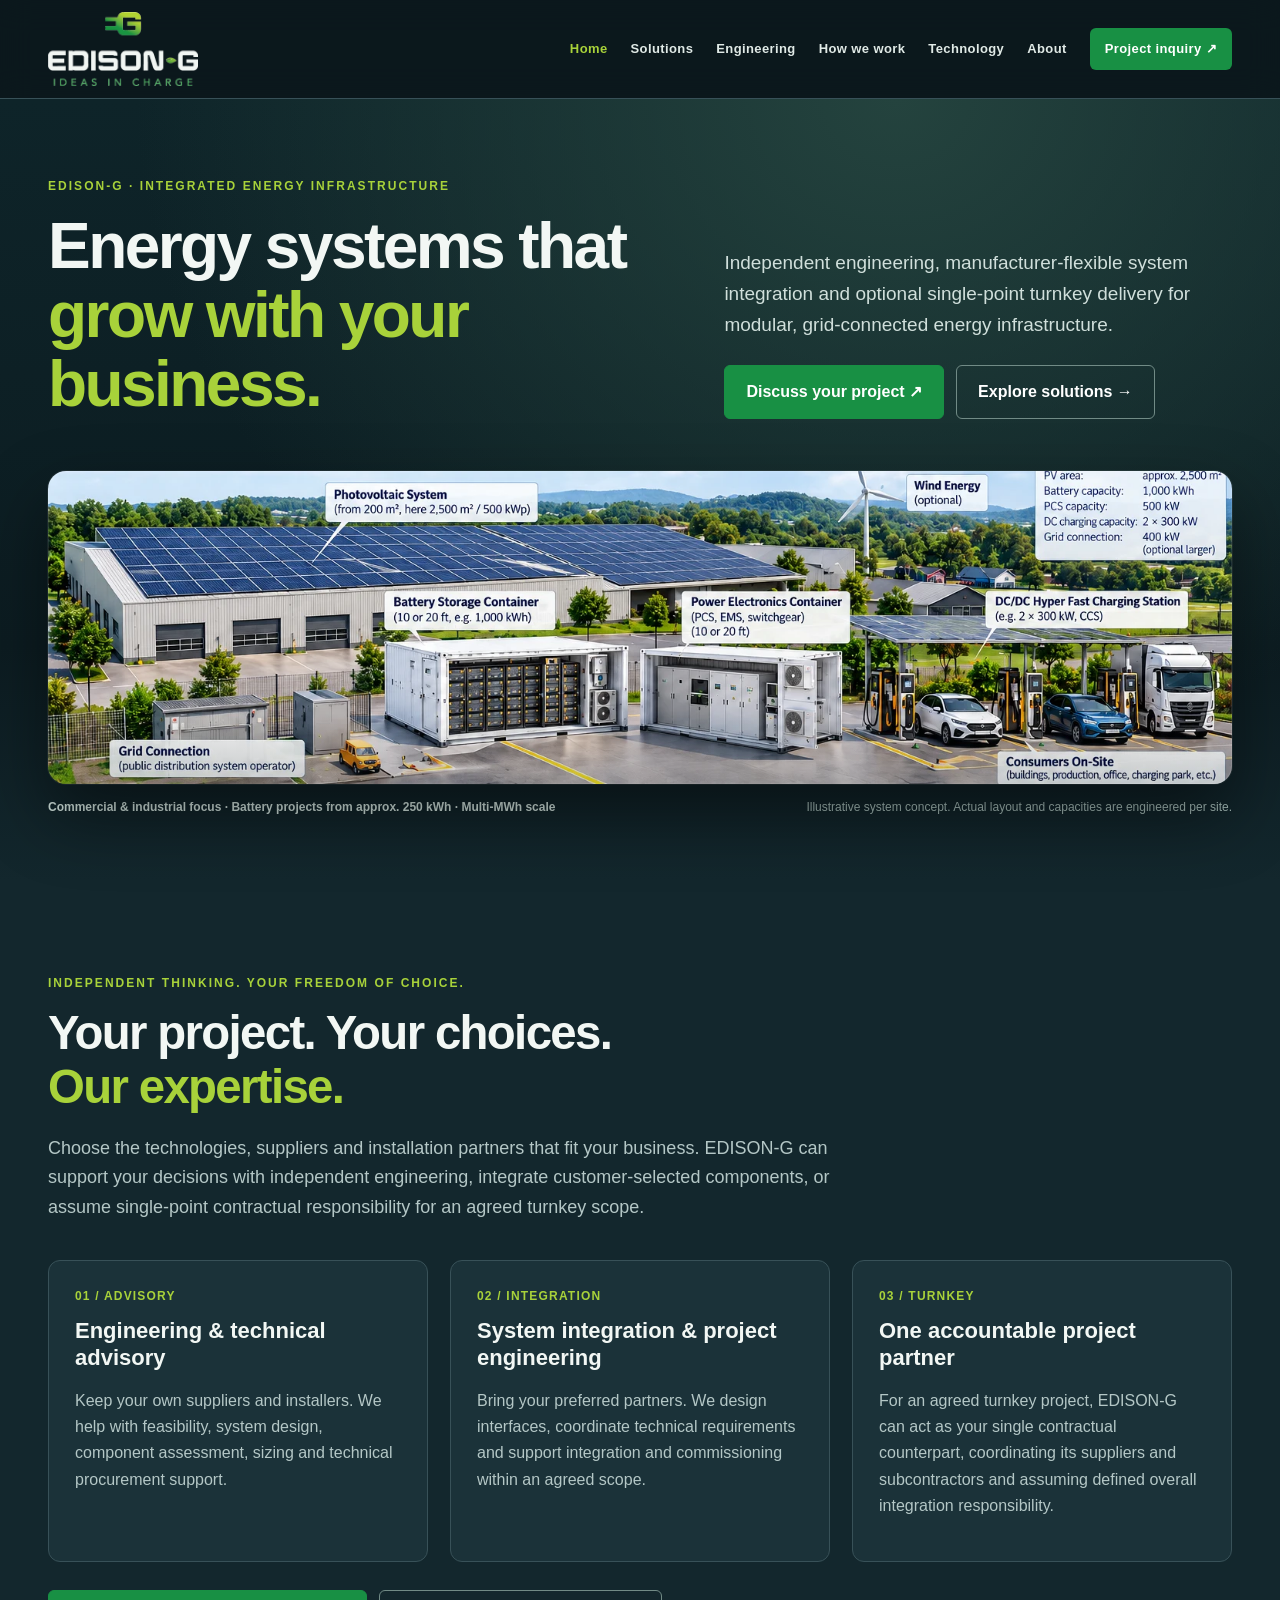
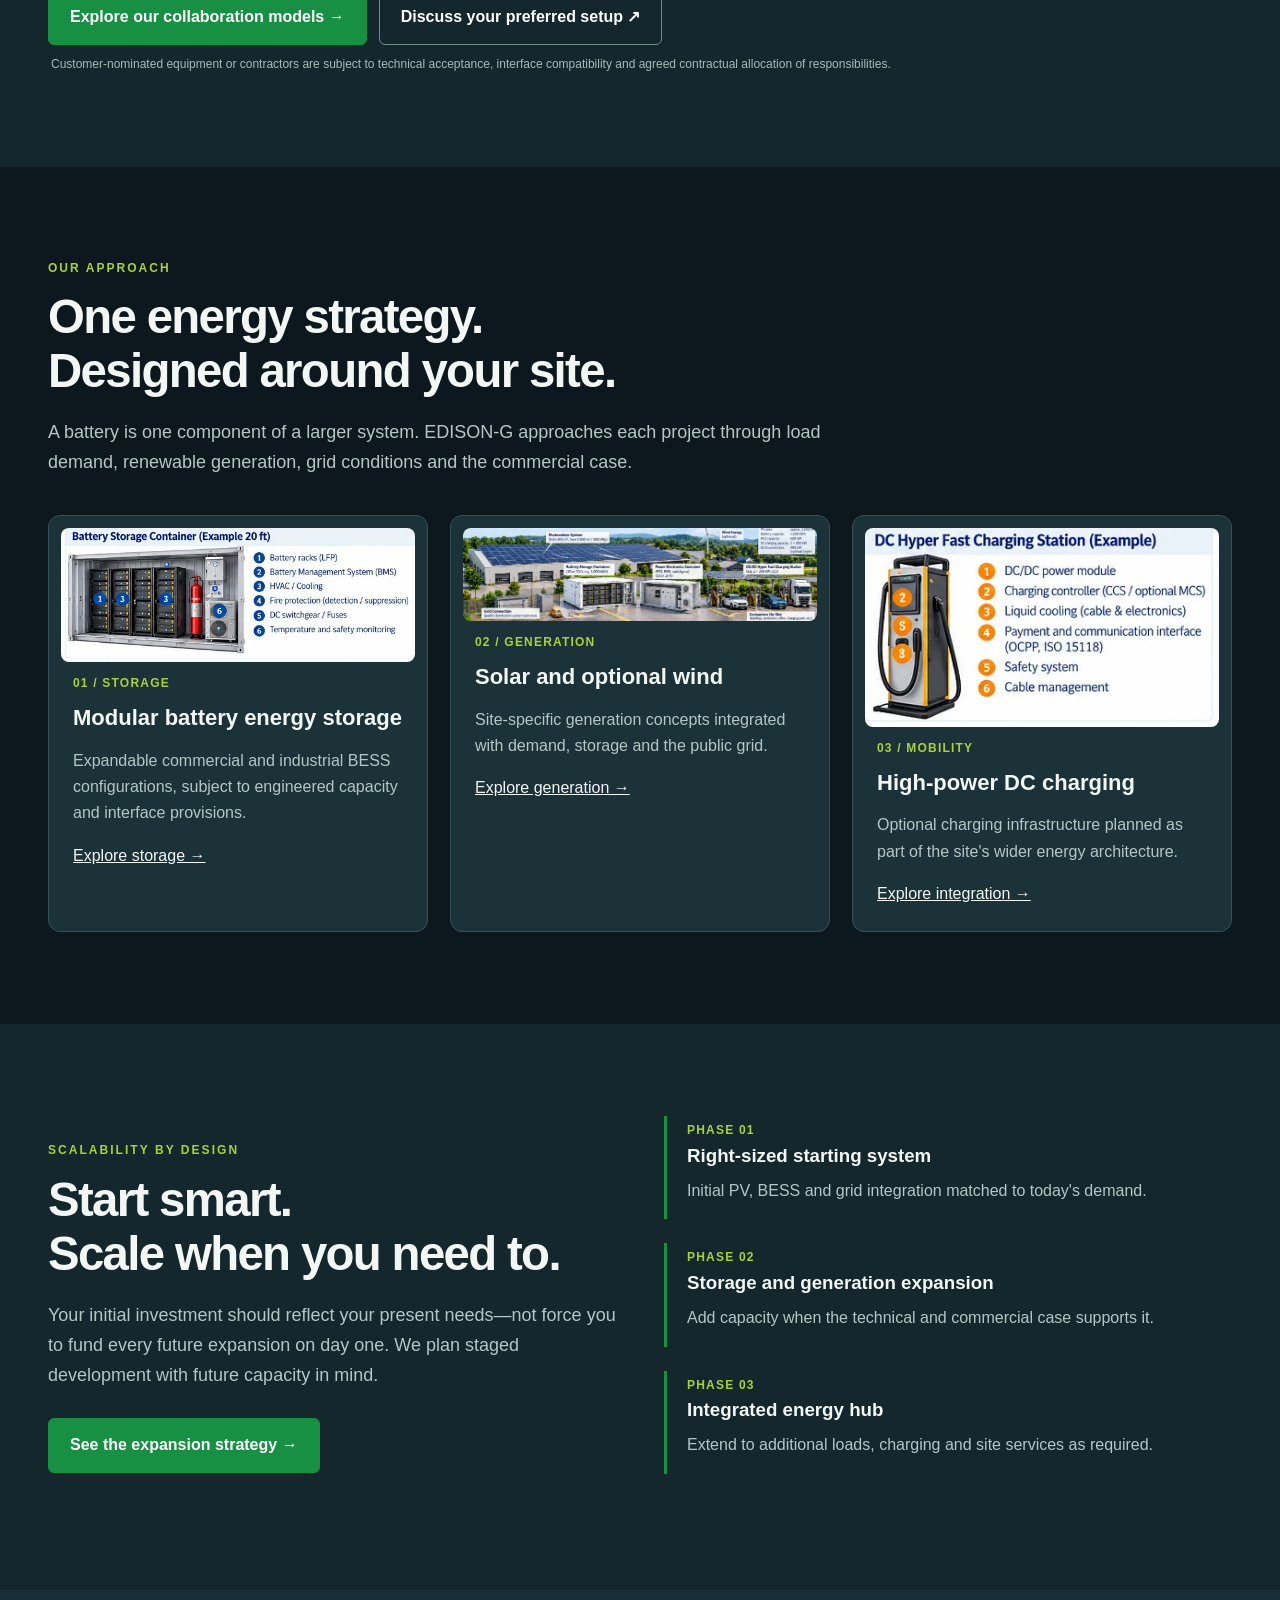
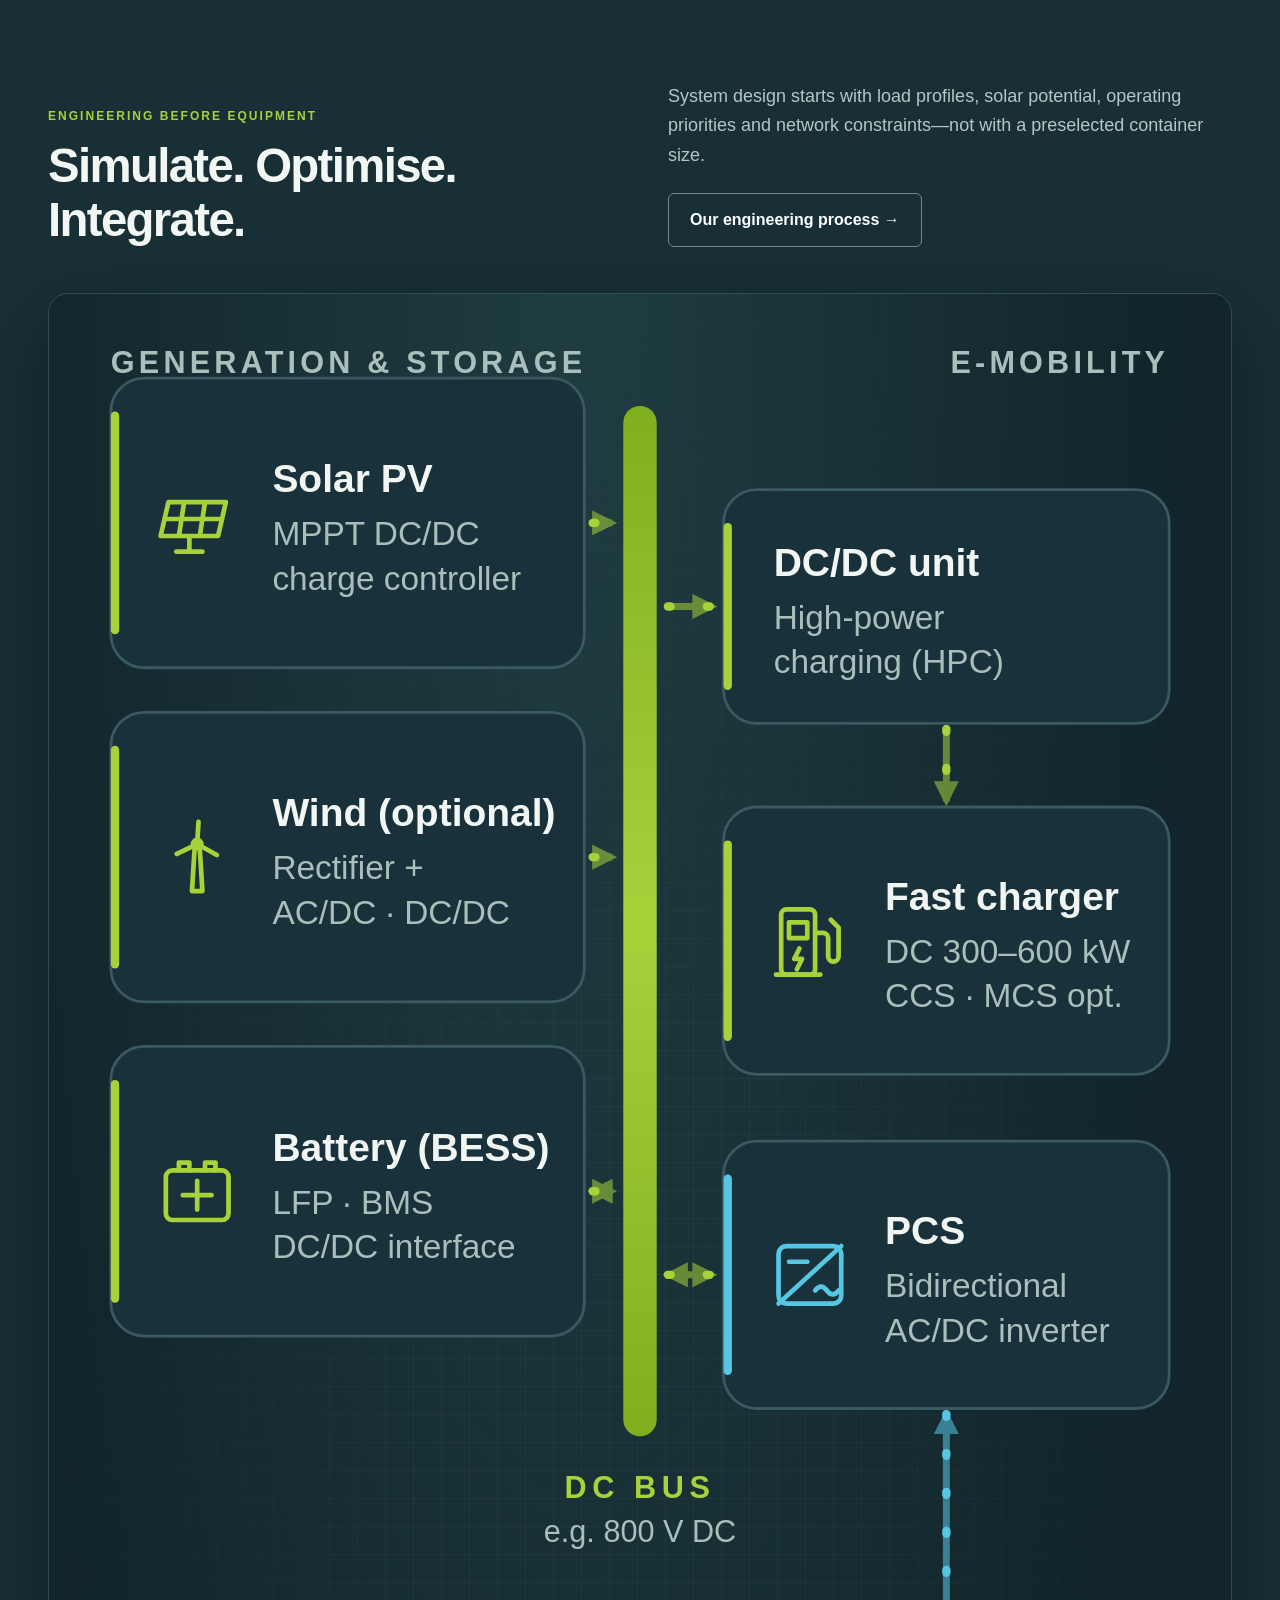
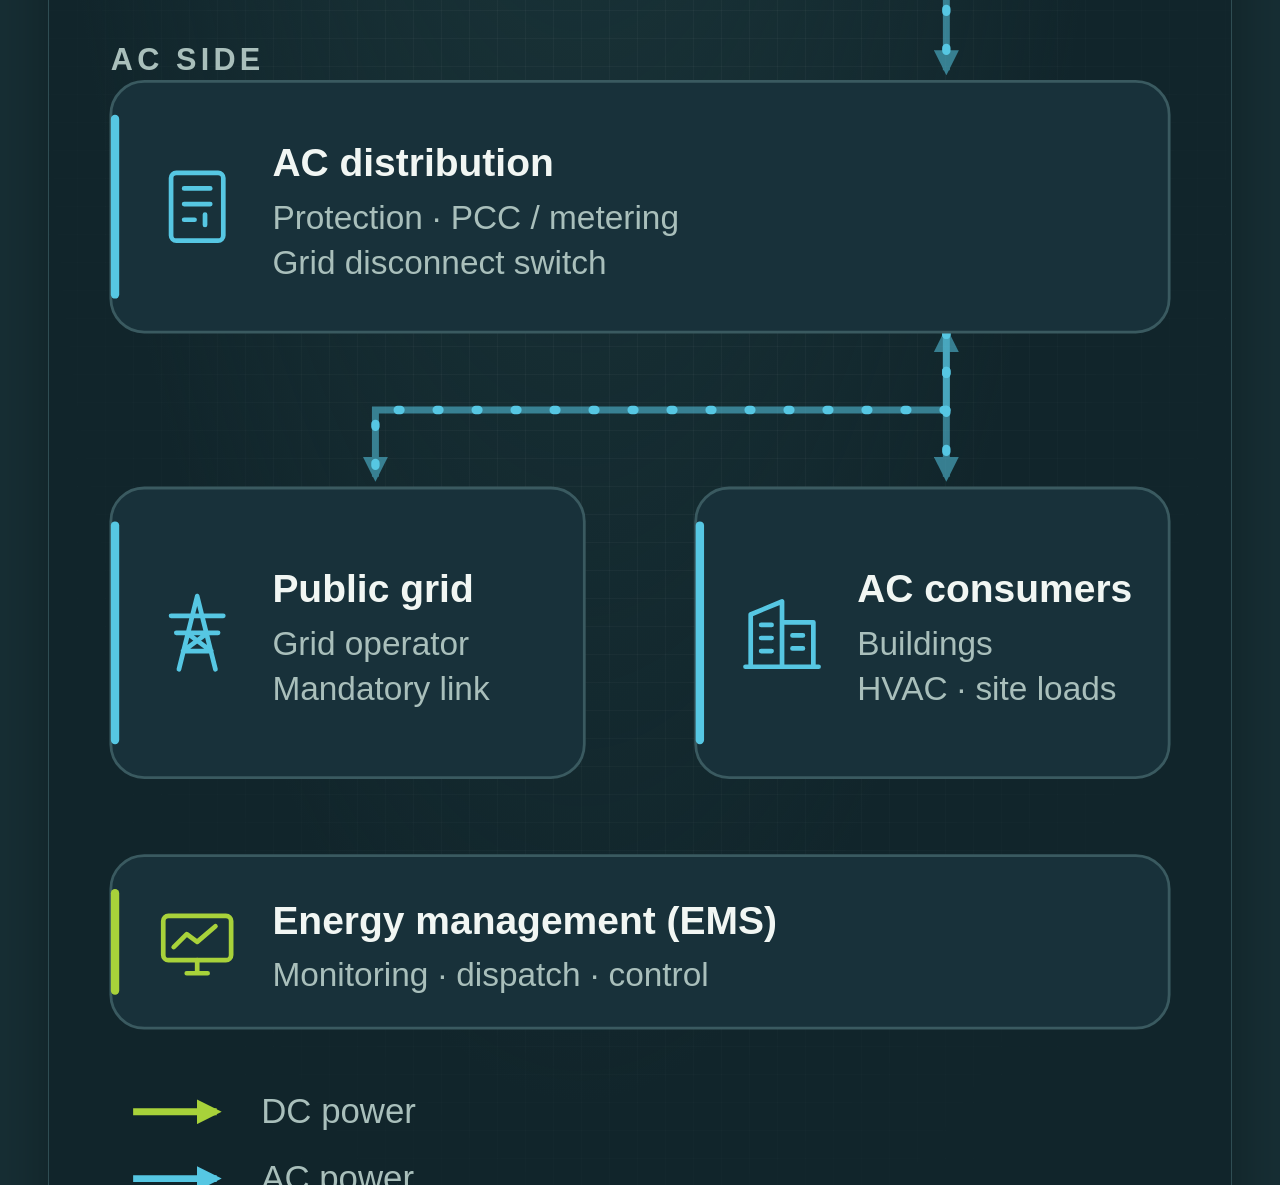
<file: index.html>
<!DOCTYPE html>

<html lang="en"><head><meta charset="utf-8"/><meta content="width=device-width,initial-scale=1" name="viewport"/><meta content="#0c181d" name="theme-color"/><meta content="Swiss-based commercial microgrid and modular battery energy storage integration." name="description"/><title>Integrated energy systems | EDISON-G AG</title><link href="styles.css?v=4" rel="stylesheet"/><link href="assets/logo.webp" rel="icon" type="image/webp"/></head><body><header class="site-header"><div class="container nav"><a aria-label="EDISON-G home" class="brand" href="index.html"><img alt="EDISON-G — Ideas in Charge" src="assets/logo-light.png" width="640" height="316"/></a><button aria-controls="primary-navigation" aria-expanded="false" aria-label="Toggle navigation" class="menu-toggle">☰ Menu</button><nav aria-label="Main navigation" class="nav-links" id="primary-navigation"><a aria-current="page" href="index.html">Home</a><a href="solutions.html">Solutions</a><a href="engineering.html">Engineering</a><a href="partnership.html">How we work</a><a href="technology.html">Technology</a><a href="about.html">About</a><a class="nav-cta" href="contact.html">Project inquiry ↗</a></nav></div></header><main><section class="hero hero-wide"><div class="container"><div class="hero-head"><div><div class="eyebrow">EDISON-G · Integrated energy infrastructure</div><h1>Energy systems that <span>grow with your business.</span></h1></div><div class="hero-side"><p class="lead">Independent engineering, manufacturer-flexible system integration and optional single-point turnkey delivery for modular, grid-connected energy infrastructure.</p><div class="actions"><a class="btn" href="contact.html">Discuss your project ↗</a><a class="btn outline" href="solutions.html">Explore solutions →</a></div></div></div></div><figure class="hero-panorama"><div class="container"><div class="pano-frame"><img alt="Illustrative commercial microgrid with solar PV, battery storage, power electronics and DC charging" src="assets/hero.webp" width="1536" height="406"/></div><figcaption><span>Commercial &amp; industrial focus · Battery projects from approx. 250 kWh · Multi-MWh scale</span><span>Illustrative system concept. Actual layout and capacities are engineered per site.</span></figcaption></div></figure></section><section class="section alt" id="your-choices"><div class="container"><div class="eyebrow">Independent thinking. Your freedom of choice.</div><h2>Your project. Your choices.<br/><span class="lime">Our expertise.</span></h2><p class="section-intro">Choose the technologies, suppliers and installation partners that fit your business. EDISON-G can support your decisions with independent engineering, integrate customer-selected components, or assume single-point contractual responsibility for an agreed turnkey scope.</p><div class="grid3"><article class="card"><div class="kicker">01 / Advisory</div><h3>Engineering &amp; technical advisory</h3><p>Keep your own suppliers and installers. We help with feasibility, system design, component assessment, sizing and technical procurement support.</p></article><article class="card"><div class="kicker">02 / Integration</div><h3>System integration &amp; project engineering</h3><p>Bring your preferred partners. We design interfaces, coordinate technical requirements and support integration and commissioning within an agreed scope.</p></article><article class="card"><div class="kicker">03 / Turnkey</div><h3>One accountable project partner</h3><p>For an agreed turnkey project, EDISON-G can act as your single contractual counterpart, coordinating its suppliers and subcontractors and assuming defined overall integration responsibility.</p></article></div><div class="actions"><a class="btn" href="partnership.html">Explore our collaboration models →</a><a class="btn outline" href="contact.html">Discuss your preferred setup ↗</a></div><p class="caption">Customer-nominated equipment or contractors are subject to technical acceptance, interface compatibility and agreed contractual allocation of responsibilities.</p></div></section>
<section class="section"><div class="container"><div class="eyebrow">Our approach</div><h2>One energy strategy.<br/>Designed around your site.</h2><p class="section-intro">A battery is one component of a larger system. EDISON-G approaches each project through load demand, renewable generation, grid conditions and the commercial case.</p><div class="grid3"><article class="card image-card"><img alt="Industrial battery storage container, fully visible" src="assets/battery.webp"/><div class="inner"><div class="kicker">01 / Storage</div><h3>Modular battery energy storage</h3><p>Expandable commercial and industrial BESS configurations, subject to engineered capacity and interface provisions.</p><a href="solutions.html">Explore storage →</a></div></article><article class="card image-card"><img alt="Commercial solar installation, fully visible" src="assets/solar.webp"/><div class="inner"><div class="kicker">02 / Generation</div><h3>Solar and optional wind</h3><p>Site-specific generation concepts integrated with demand, storage and the public grid.</p><a href="solutions.html">Explore generation →</a></div></article><article class="card image-card"><img alt="DC high-power charging station, fully visible" src="assets/charging.webp"/><div class="inner"><div class="kicker">03 / Mobility</div><h3>High-power DC charging</h3><p>Optional charging infrastructure planned as part of the site's wider energy architecture.</p><a href="technology.html">Explore integration →</a></div></article></div></div></section>
<section class="section alt"><div class="container split"><div><div class="eyebrow">Scalability by design</div><h2>Start smart.<br/>Scale when you need to.</h2><p class="section-intro">Your initial investment should reflect your present needs—not force you to fund every future expansion on day one. We plan staged development with future capacity in mind.</p><div class="actions"><a class="btn" href="solutions.html#scalability">See the expansion strategy →</a></div></div><div class="steps"><div class="step"><div class="kicker">Phase 01</div><h3>Right-sized starting system</h3><p>Initial PV, BESS and grid integration matched to today's demand.</p></div><div class="step"><div class="kicker">Phase 02</div><h3>Storage and generation expansion</h3><p>Add capacity when the technical and commercial case supports it.</p></div><div class="step"><div class="kicker">Phase 03</div><h3>Integrated energy hub</h3><p>Extend to additional loads, charging and site services as required.</p></div></div></div></section>
<section class="section deep"><div class="container"><div class="section-head"><div><div class="eyebrow">Engineering before equipment</div><h2>Simulate. Optimise. Integrate.</h2></div><div><p class="section-intro">System design starts with load profiles, solar potential, operating priorities and network constraints—not with a preselected container size.</p><div class="actions"><a class="btn outline" href="engineering.html">Our engineering process →</a></div></div></div><figure class="diagram-sheet"><div class="sheet-panel"><picture><source media="(max-width: 700px)" srcset="assets/diagram-tall.svg"/><img alt="Complete illustrative microgrid energy architecture diagram: solar PV, optional wind and battery storage connect via converters to a common DC bus; a bidirectional PCS links to AC distribution, consumers and the public grid; a DC/DC unit supplies high-power EV charging; an EMS controls the system." src="assets/diagram-wide.svg" width="1200" height="600" loading="lazy"/></picture></div><figcaption>Conceptual DC-coupled architecture for discussion — not a construction or protection schematic. Actual configuration is engineered per site.</figcaption></figure></div></section>
<section class="section"><div class="container"><div class="eyebrow">Where we add value</div><h2>Built for demanding energy environments.</h2><div class="grid3"><div class="card"><div class="kicker">Industrial</div><h3>Production and manufacturing</h3><p>Load balancing, demand peaks and onsite energy integration.</p></div><div class="card"><div class="kicker">Commercial</div><h3>Logistics and large facilities</h3><p>Scalable infrastructure for operational sites with evolving demand.</p></div><div class="card"><div class="kicker">Energy &amp; mobility</div><h3>Charging and energy hubs</h3><p>Coordinated design of storage, grid interface and optional charging.</p></div></div></div></section>
<section class="section deep" id="certification"><div class="container cert-layout"><div><div class="eyebrow">Certification &amp; safety</div><h2>Certified to German<br/>safety standards.</h2><p class="section-intro">The whole product is certified based on the VDE (Verband der Elektrotechnik) standards and licensed by GS (Geprüfte Sicherheit) to ensure that it follows all safety regulations and procedures.</p><p class="cert-note">Tested and certified for safe, compliant operation.</p></div><div class="cert-badges"><figure class="cert-badge"><svg xmlns="http://www.w3.org/2000/svg" viewBox="48.0 27.1 268.1 211.2" role="img" aria-label="VDE certification mark"><path fill="currentColor" fill-rule="evenodd" d="M150.50 118.80L147.30 117.50L143.90 116.70L137.00 116.30L121.60 116.70L120.30 117.50L120.00 118.30L120.50 167.50L121.30 168.90L122.30 169.20L130.50 169.20L145.90 167.90L149.00 166.80L153.50 164.10L155.90 161.60L158.10 158.20L160.60 151.70L161.50 146.20L161.70 140.30L161.00 135.00L159.20 129.00L156.50 124.10L153.70 121.00ZM127.80 123.00L142.60 123.10L146.30 124.40L147.50 125.20L150.90 128.70L151.90 130.30L152.90 132.80L154.10 139.10L153.80 147.50L153.00 151.00L151.00 155.70L148.60 158.60L145.80 160.40L142.90 161.50L136.70 162.30L129.00 162.20L128.00 161.90L127.20 161.10L126.70 127.00L126.90 124.00ZM236.50 116.50L235.20 116.00L202.90 116.30L201.40 116.60L200.30 117.40L200.00 118.10L200.40 167.20L201.20 168.50L201.90 168.80L236.50 168.50L237.50 167.90L237.90 166.80L237.90 164.40L237.40 163.10L236.70 162.70L209.70 162.80L208.90 162.50L208.00 161.10L207.90 146.80L208.70 145.30L210.00 144.90L230.40 144.70L231.90 143.70L232.10 140.50L231.30 139.00L229.90 138.60L208.70 138.60L208.10 138.00L207.70 136.60L207.60 124.80L207.90 123.50L208.60 122.80L209.70 122.50L235.40 122.20L236.50 121.80L237.10 120.80L237.10 118.10ZM201.00 80.50L196.40 80.50L194.60 81.60L179.30 123.40L178.60 124.00L177.70 123.40L177.00 122.00L176.40 119.60L171.20 106.80L162.10 81.60L160.60 80.60L155.50 80.70L154.40 81.50L154.50 82.90L159.10 94.80L167.60 115.00L170.30 122.40L174.50 131.90L175.60 132.90L181.20 132.90L182.20 132.40L183.00 131.10L201.70 82.50L201.70 81.10ZM51.00 162.50L50.00 166.80L50.30 174.90L52.70 182.20L55.70 186.50L59.00 189.60L63.20 192.20L67.20 193.20L74.70 193.20L75.80 193.50L76.60 194.40L77.20 235.20L77.80 236.00L78.60 236.30L169.80 235.40L285.90 236.20L286.90 235.20L287.50 194.40L288.30 193.50L289.40 193.20L298.90 192.90L302.30 191.50L306.30 188.60L308.80 186.00L311.40 182.20L313.80 174.90L314.10 169.70L314.00 166.00L313.10 162.50L311.50 159.30L309.40 156.60L297.50 144.10L286.30 131.50L252.60 95.80L243.60 85.50L226.50 67.10L224.90 64.90L221.40 61.60L220.20 59.90L209.50 48.60L201.70 39.70L200.40 37.70L196.30 33.60L193.70 31.80L190.20 30.10L185.10 29.10L179.00 29.10L173.90 30.10L170.40 31.80L167.80 33.60L163.70 37.70L162.40 39.70L154.60 48.60L143.90 59.90L142.70 61.60L139.20 64.90L137.60 67.10L120.50 85.50L111.50 95.80L77.80 131.50L59.50 151.80L55.50 155.70L52.60 159.30ZM83.40 194.80L84.40 193.50L86.30 193.20L154.10 192.50L195.20 192.40L279.10 193.30L280.00 193.70L280.70 194.80L280.50 227.50L279.60 229.00L278.50 229.30L221.40 229.20L183.40 228.70L142.70 229.20L85.60 229.30L83.90 228.40L83.50 226.10ZM56.30 169.50L56.60 167.20L57.50 164.80L59.80 161.30L72.60 148.00L78.00 141.60L92.10 126.30L100.60 117.70L105.00 112.30L116.50 100.60L128.50 86.90L140.10 74.80L148.10 65.50L164.20 48.40L171.80 39.40L174.20 37.50L177.20 36.20L184.80 35.90L189.00 37.00L192.30 39.40L199.90 48.40L216.00 65.50L224.00 74.80L235.60 86.90L247.60 100.60L259.10 112.30L263.50 117.70L272.00 126.30L286.10 141.60L291.50 148.00L304.30 161.30L306.10 163.70L307.30 166.60L307.80 170.50L306.60 175.60L303.40 181.90L299.90 184.80L296.80 186.20L294.20 186.70L185.50 185.70L69.90 186.70L67.90 186.40L64.20 184.80L60.70 181.90L57.20 174.80L56.60 172.80Z"/></svg><figcaption><strong>VDE</strong><small>Verband der Elektrotechnik</small></figcaption></figure><figure class="cert-badge"><svg xmlns="http://www.w3.org/2000/svg" viewBox="307.6 24.8 253.1 210.9" role="img" aria-label="GS geprüfte Sicherheit certification mark"><path fill="currentColor" fill-rule="evenodd" d="M420.50 87.80L374.30 88.30L367.90 89.40L362.70 90.80L355.90 93.50L349.30 97.00L340.90 102.80L332.90 110.70L328.20 117.00L324.40 123.10L320.90 130.80L319.30 135.60L317.60 143.20L316.60 151.00L316.60 160.70L317.70 168.50L320.00 178.30L323.40 186.20L327.00 192.80L332.30 199.90L340.10 208.00L343.90 211.10L354.10 217.20L361.70 220.20L375.80 223.50L425.60 223.30L427.40 222.40L426.90 139.00L426.10 137.50L424.90 137.10L381.70 137.50L377.60 138.80L372.70 141.60L368.50 146.10L366.90 148.60L365.50 152.70L365.50 159.10L367.00 163.80L370.70 168.90L373.10 171.10L375.90 172.70L381.50 174.70L388.20 174.80L389.80 175.60L390.20 176.80L390.30 184.30L390.00 185.20L388.90 186.00L380.80 186.00L374.20 185.10L370.40 183.70L364.30 180.00L362.30 178.10L357.40 171.80L354.60 164.90L353.80 159.70L354.10 152.20L356.50 144.00L358.50 139.80L363.70 133.00L367.10 130.20L370.30 128.40L380.80 125.30L425.30 124.80L426.90 124.00L427.30 122.90L427.10 103.50L423.10 96.30L421.80 92.30L421.50 88.80ZM504.40 36.10L468.70 36.20L456.50 39.00L452.90 40.40L447.10 43.70L439.70 49.70L435.40 54.50L430.50 62.50L428.90 65.80L427.80 69.30L426.60 75.40L426.00 84.40L427.10 93.20L429.20 99.30L432.80 105.10L436.80 110.10L445.00 117.40L451.70 121.50L459.60 124.60L465.70 125.70L470.50 126.00L506.40 125.80L509.00 126.30L510.90 127.30L512.20 128.50L512.90 130.30L512.60 132.60L511.00 134.60L509.40 135.40L506.50 135.70L436.20 136.10L434.50 136.60L433.60 138.20L433.80 173.00L434.60 174.70L437.40 175.00L467.20 174.30L481.00 174.50L483.50 174.20L488.50 174.60L490.60 174.20L514.80 174.10L518.00 173.70L525.20 170.90L530.60 167.20L536.50 161.90L544.00 152.60L548.00 143.60L549.90 135.80L549.90 126.00L547.70 116.10L545.30 110.40L543.00 106.20L537.20 99.50L533.80 96.40L528.80 93.00L521.50 89.40L516.20 87.80L507.70 86.30L473.30 86.50L470.80 85.60L469.00 83.30L468.60 81.10L469.30 78.90L470.90 77.30L472.70 76.60L503.70 76.20L505.10 75.50L505.70 72.60L505.40 38.10L505.20 37.10ZM536.80 52.70L526.80 43.70L523.00 40.80L514.70 35.60L506.30 32.00L497.60 29.00L487.10 27.50L478.80 26.80L310.70 28.00L308.80 28.30L308.00 29.20L309.10 147.00L308.90 154.00L308.40 155.00L307.50 154.80L307.50 181.60L309.50 178.40L310.20 177.80L310.70 177.90L311.70 179.60L313.50 185.70L319.30 197.00L326.90 206.70L332.90 212.50L337.80 215.90L340.90 218.60L348.80 223.90L354.50 226.80L364.40 230.50L373.20 232.60L383.30 233.70L484.00 233.00L493.60 231.90L499.80 230.50L506.50 228.50L516.50 224.20L528.60 216.30L535.60 210.20L541.50 204.10L548.10 193.50L553.00 183.90L555.40 176.60L557.70 166.20L558.70 138.90L558.20 95.80L557.00 90.10L556.00 87.70L554.30 81.30L550.00 71.40L546.60 65.30L542.40 59.10ZM535.70 56.10L543.90 66.70L548.60 75.50L552.60 85.30L554.70 93.80L555.90 107.30L556.20 124.40L555.40 132.90L555.10 162.40L553.50 172.90L550.80 181.40L544.00 194.90L540.10 200.80L537.20 204.20L530.90 210.20L521.30 217.70L514.40 221.70L506.60 225.20L497.90 227.70L488.40 229.70L458.10 230.30L378.20 230.50L364.20 227.20L359.40 225.60L354.80 223.40L345.50 217.80L335.50 210.30L330.90 206.10L325.30 199.80L320.00 192.20L318.10 188.40L313.90 177.00L312.70 170.90L311.70 159.20L310.50 32.60L311.40 31.40L312.60 31.00L485.10 30.00L489.10 31.00L492.30 31.30L503.50 34.20L513.70 38.70L520.30 42.90L526.70 47.80Z"/><text x="434" y="190" font-family="Arial,Helvetica,sans-serif" font-weight="700" font-style="italic" font-size="15.5" fill="currentColor" letter-spacing="-0.2">geprüfte</text><text x="434" y="209" font-family="Arial,Helvetica,sans-serif" font-weight="700" font-style="italic" font-size="15.5" fill="currentColor" letter-spacing="-0.2">Sicherheit</text></svg><figcaption><strong>GS</strong><small>Geprüfte Sicherheit</small></figcaption></figure></div></div></section>
<section class="section alt"><div class="container"><div class="eyebrow">Your next step</div><h2>Let’s evaluate the opportunity.</h2><p class="section-intro">A useful first discussion starts with your site's location, electricity demand, available solar area and business priorities.</p><div class="actions"><a class="btn" href="contact.html">Start a project inquiry ↗</a></div></div></section></main><footer class="site-footer"><div class="container"><div class="footer-grid"><div><a class="brand" href="index.html"><img alt="EDISON-G — Ideas in Charge" src="assets/logo-light.png" width="640" height="316"/></a><p class="muted">Integrated energy systems. Designed to evolve.</p></div><div class="footer-links"><a href="solutions.html">Solutions</a><a href="engineering.html">Engineering</a><a href="partnership.html">How we work</a><a href="technology.html">Technology</a><a href="about.html">About</a><a href="contact.html">Contact</a></div></div><div class="footer-bottom">© EDISON-G AG · All rights reserved</div></div></footer><script src="script.js?v=3"></script></body></html>
</file>
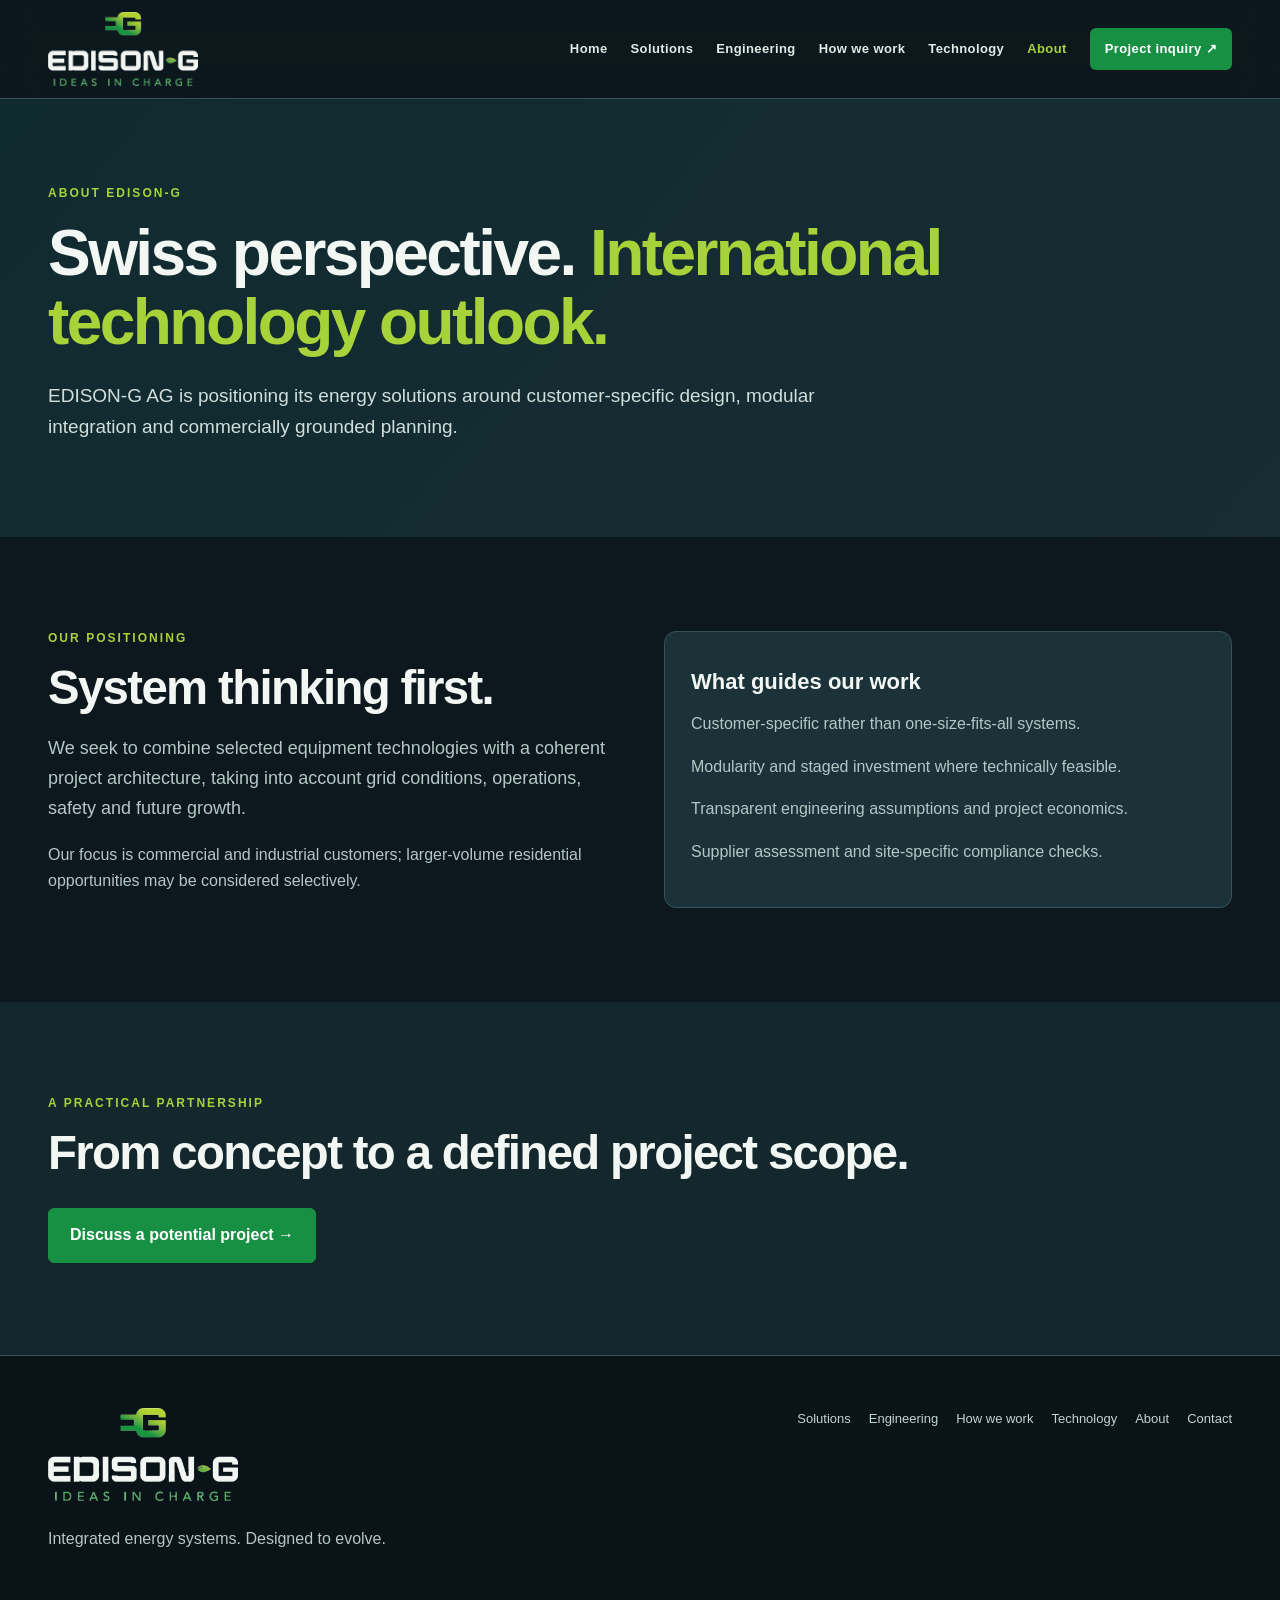
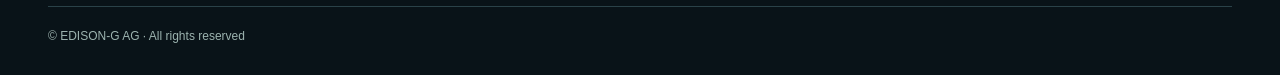
<file: about.html>
<!DOCTYPE html>
<html lang="en"><head><meta charset="utf-8"/><meta content="width=device-width,initial-scale=1" name="viewport"/><meta content="#0c181d" name="theme-color"/><meta content="Learn about EDISON-G AG and its commercial energy infrastructure approach." name="description"/><title>About us | EDISON-G AG</title><link href="styles.css?v=4" rel="stylesheet"/><link href="assets/logo.webp" rel="icon" type="image/webp"/></head><body><header class="site-header"><div class="container nav"><a aria-label="EDISON-G home" class="brand" href="index.html"><img alt="EDISON-G — Ideas in Charge" src="assets/logo-light.png" width="640" height="316"/></a><button aria-controls="primary-navigation" aria-expanded="false" aria-label="Toggle navigation" class="menu-toggle">☰ Menu</button><nav aria-label="Main navigation" class="nav-links" id="primary-navigation"><a href="index.html">Home</a><a href="solutions.html">Solutions</a><a href="engineering.html">Engineering</a><a href="partnership.html">How we work</a><a href="technology.html">Technology</a><a aria-current="page" href="about.html">About</a><a class="nav-cta" href="contact.html">Project inquiry ↗</a></nav></div></header><main><div class="page-hero"><div class="container"><div class="eyebrow">About EDISON-G</div><h1>Swiss perspective. <span>International technology outlook.</span></h1><p class="lead">EDISON-G AG is positioning its energy solutions around customer-specific design, modular integration and commercially grounded planning.</p></div></div><section class="section"><div class="container split"><div><div class="eyebrow">Our positioning</div><h2>System thinking first.</h2><p class="section-intro">We seek to combine selected equipment technologies with a coherent project architecture, taking into account grid conditions, operations, safety and future growth.</p><p class="muted">Our focus is commercial and industrial customers; larger-volume residential opportunities may be considered selectively.</p></div><div class="card"><h3>What guides our work</h3><p>Customer-specific rather than one-size-fits-all systems.</p><p>Modularity and staged investment where technically feasible.</p><p>Transparent engineering assumptions and project economics.</p><p>Supplier assessment and site-specific compliance checks.</p></div></div></section><section class="section alt"><div class="container"><div class="eyebrow">A practical partnership</div><h2>From concept to a defined project scope.</h2><div class="actions"><a class="btn" href="contact.html">Discuss a potential project →</a></div></div></section></main><footer class="site-footer"><div class="container"><div class="footer-grid"><div><a class="brand" href="index.html"><img alt="EDISON-G — Ideas in Charge" src="assets/logo-light.png" width="640" height="316"/></a><p class="muted">Integrated energy systems. Designed to evolve.</p></div><div class="footer-links"><a href="solutions.html">Solutions</a><a href="engineering.html">Engineering</a><a href="partnership.html">How we work</a><a href="technology.html">Technology</a><a href="about.html">About</a><a href="contact.html">Contact</a></div></div><div class="footer-bottom">© EDISON-G AG · All rights reserved</div></div></footer><script src="script.js?v=3"></script></body></html>
</file>
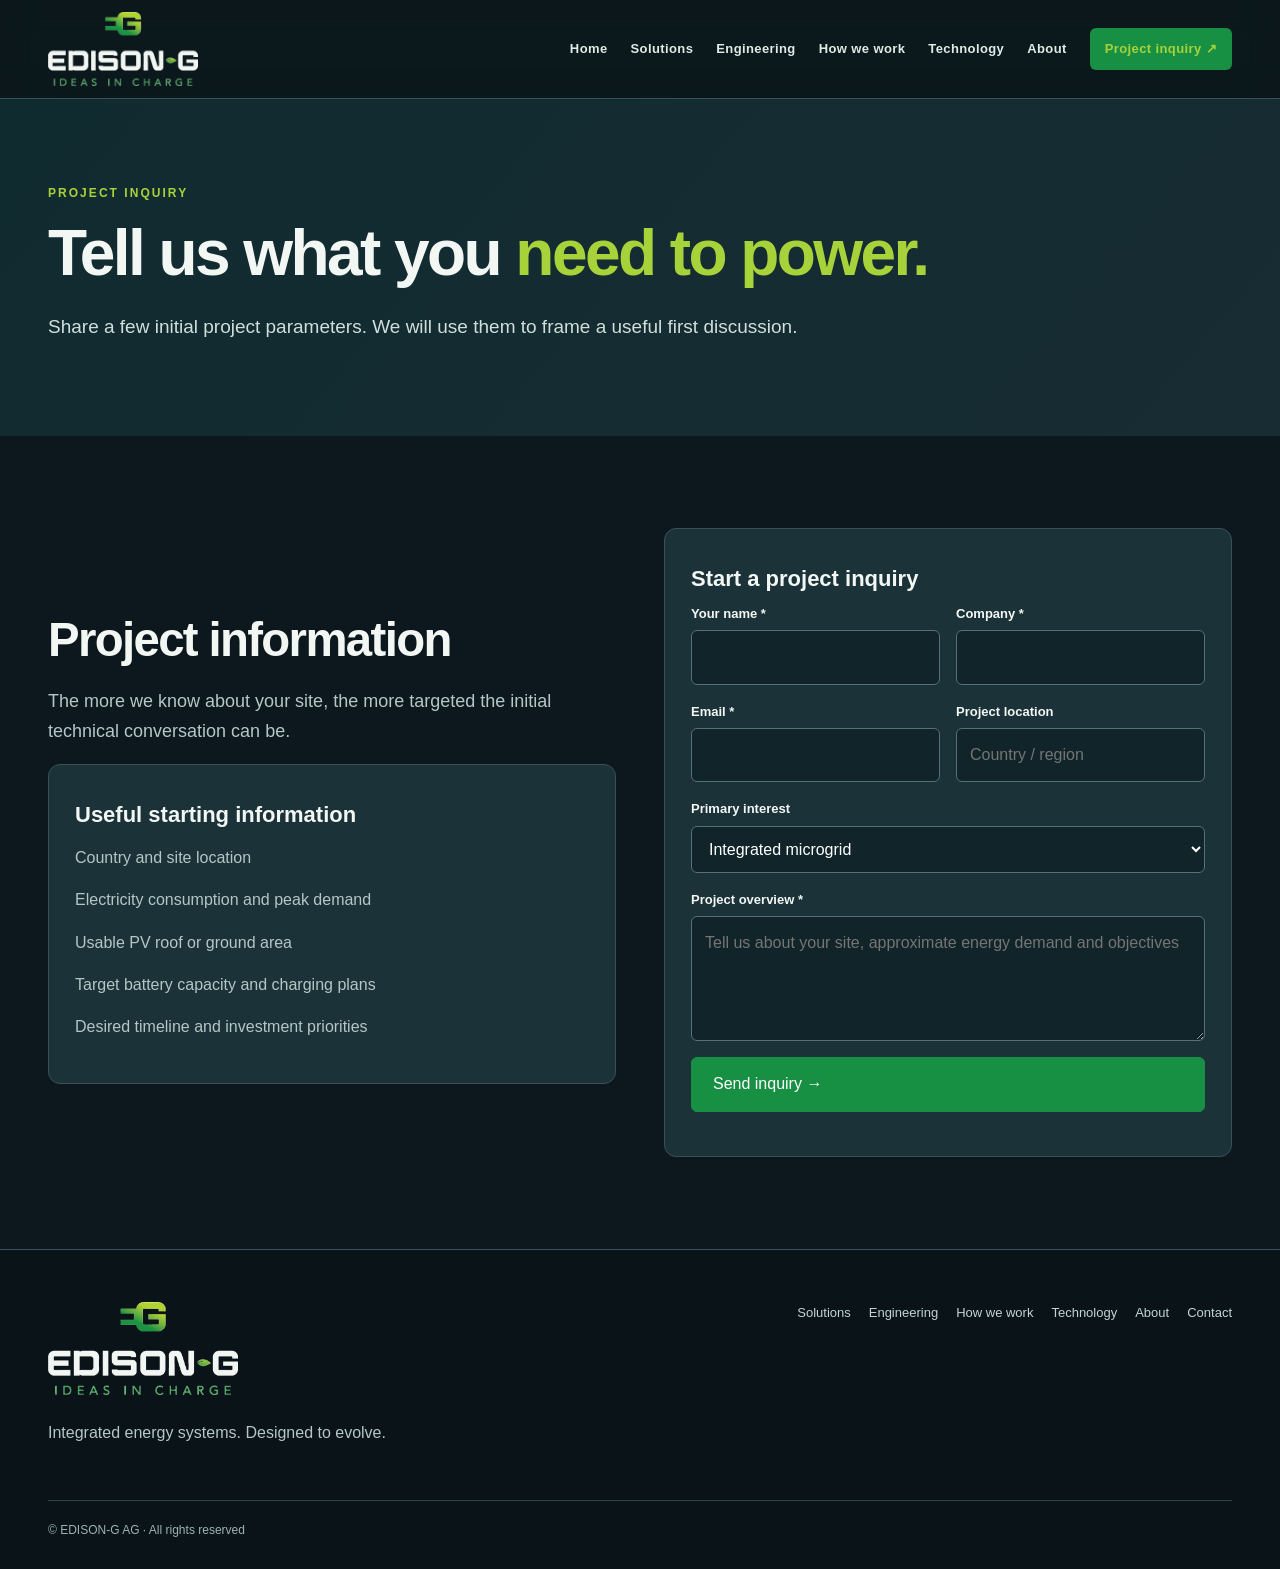
<file: contact.html>
<!DOCTYPE html>
<html lang="en"><head><meta charset="utf-8"/><meta content="width=device-width,initial-scale=1" name="viewport"/><meta content="#0c181d" name="theme-color"/><meta content="Start a commercial microgrid or energy storage project inquiry." name="description"/><title>Contact | EDISON-G AG</title><link href="styles.css?v=4" rel="stylesheet"/><link href="assets/logo.webp" rel="icon" type="image/webp"/></head><body><header class="site-header"><div class="container nav"><a aria-label="EDISON-G home" class="brand" href="index.html"><img alt="EDISON-G — Ideas in Charge" src="assets/logo-light.png" width="640" height="316"/></a><button aria-controls="primary-navigation" aria-expanded="false" aria-label="Toggle navigation" class="menu-toggle">☰ Menu</button><nav aria-label="Main navigation" class="nav-links" id="primary-navigation"><a href="index.html">Home</a><a href="solutions.html">Solutions</a><a href="engineering.html">Engineering</a><a href="partnership.html">How we work</a><a href="technology.html">Technology</a><a href="about.html">About</a><a aria-current="page" class="nav-cta" href="contact.html">Project inquiry ↗</a></nav></div></header><main><div class="page-hero"><div class="container"><div class="eyebrow">Project inquiry</div><h1>Tell us what you <span>need to power.</span></h1><p class="lead">Share a few initial project parameters. We will use them to frame a useful first discussion.</p></div></div><section class="section"><div class="container split"><div><h2>Project information</h2><p class="section-intro">The more we know about your site, the more targeted the initial technical conversation can be.</p><div class="card"><h3>Useful starting information</h3><p>Country and site location</p><p>Electricity consumption and peak demand</p><p>Usable PV roof or ground area</p><p>Target battery capacity and charging plans</p><p>Desired timeline and investment priorities</p></div></div><div class="card"><h3>Start a project inquiry</h3><form id="inquiry-form" action="https://api.web3forms.com/submit" method="POST" novalidate><input type="hidden" name="access_key" value="7efffb91-a520-4d50-81b6-1287f27e967a"/><input type="hidden" name="subject" value="New project inquiry — EDISON-G website"/><input type="hidden" name="from_name" value="EDISON-G Website"/><input type="checkbox" name="botcheck" class="hp" tabindex="-1" autocomplete="off" aria-hidden="true"/><div class="form-grid"><div class="field"><label for="name">Your name *</label><input autocomplete="name" id="name" name="name" required=""/></div><div class="field"><label for="company">Company *</label><input autocomplete="organization" id="company" name="company" required=""/></div><div class="field"><label for="email">Email *</label><input autocomplete="email" id="email" name="email" required="" type="email"/></div><div class="field"><label for="location">Project location</label><input id="location" name="location" placeholder="Country / region"/></div><div class="field full"><label for="interest">Primary interest</label><select id="interest" name="interest"><option>Integrated microgrid</option><option>Battery storage</option><option>PV + BESS</option><option>High-power charging</option><option>Other</option></select></div><div class="field full"><label for="message">Project overview *</label><textarea id="message" name="message" placeholder="Tell us about your site, approximate energy demand and objectives" required=""></textarea></div><div class="field full"><button class="btn" type="submit">Send inquiry →</button><p class="form-status" role="status" aria-live="polite"></p></div></div></form></div></div></section></main><footer class="site-footer"><div class="container"><div class="footer-grid"><div><a class="brand" href="index.html"><img alt="EDISON-G — Ideas in Charge" src="assets/logo-light.png" width="640" height="316"/></a><p class="muted">Integrated energy systems. Designed to evolve.</p></div><div class="footer-links"><a href="solutions.html">Solutions</a><a href="engineering.html">Engineering</a><a href="partnership.html">How we work</a><a href="technology.html">Technology</a><a href="about.html">About</a><a href="contact.html">Contact</a></div></div><div class="footer-bottom">© EDISON-G AG · All rights reserved</div></div></footer><script src="script.js?v=3"></script></body></html>
</file>
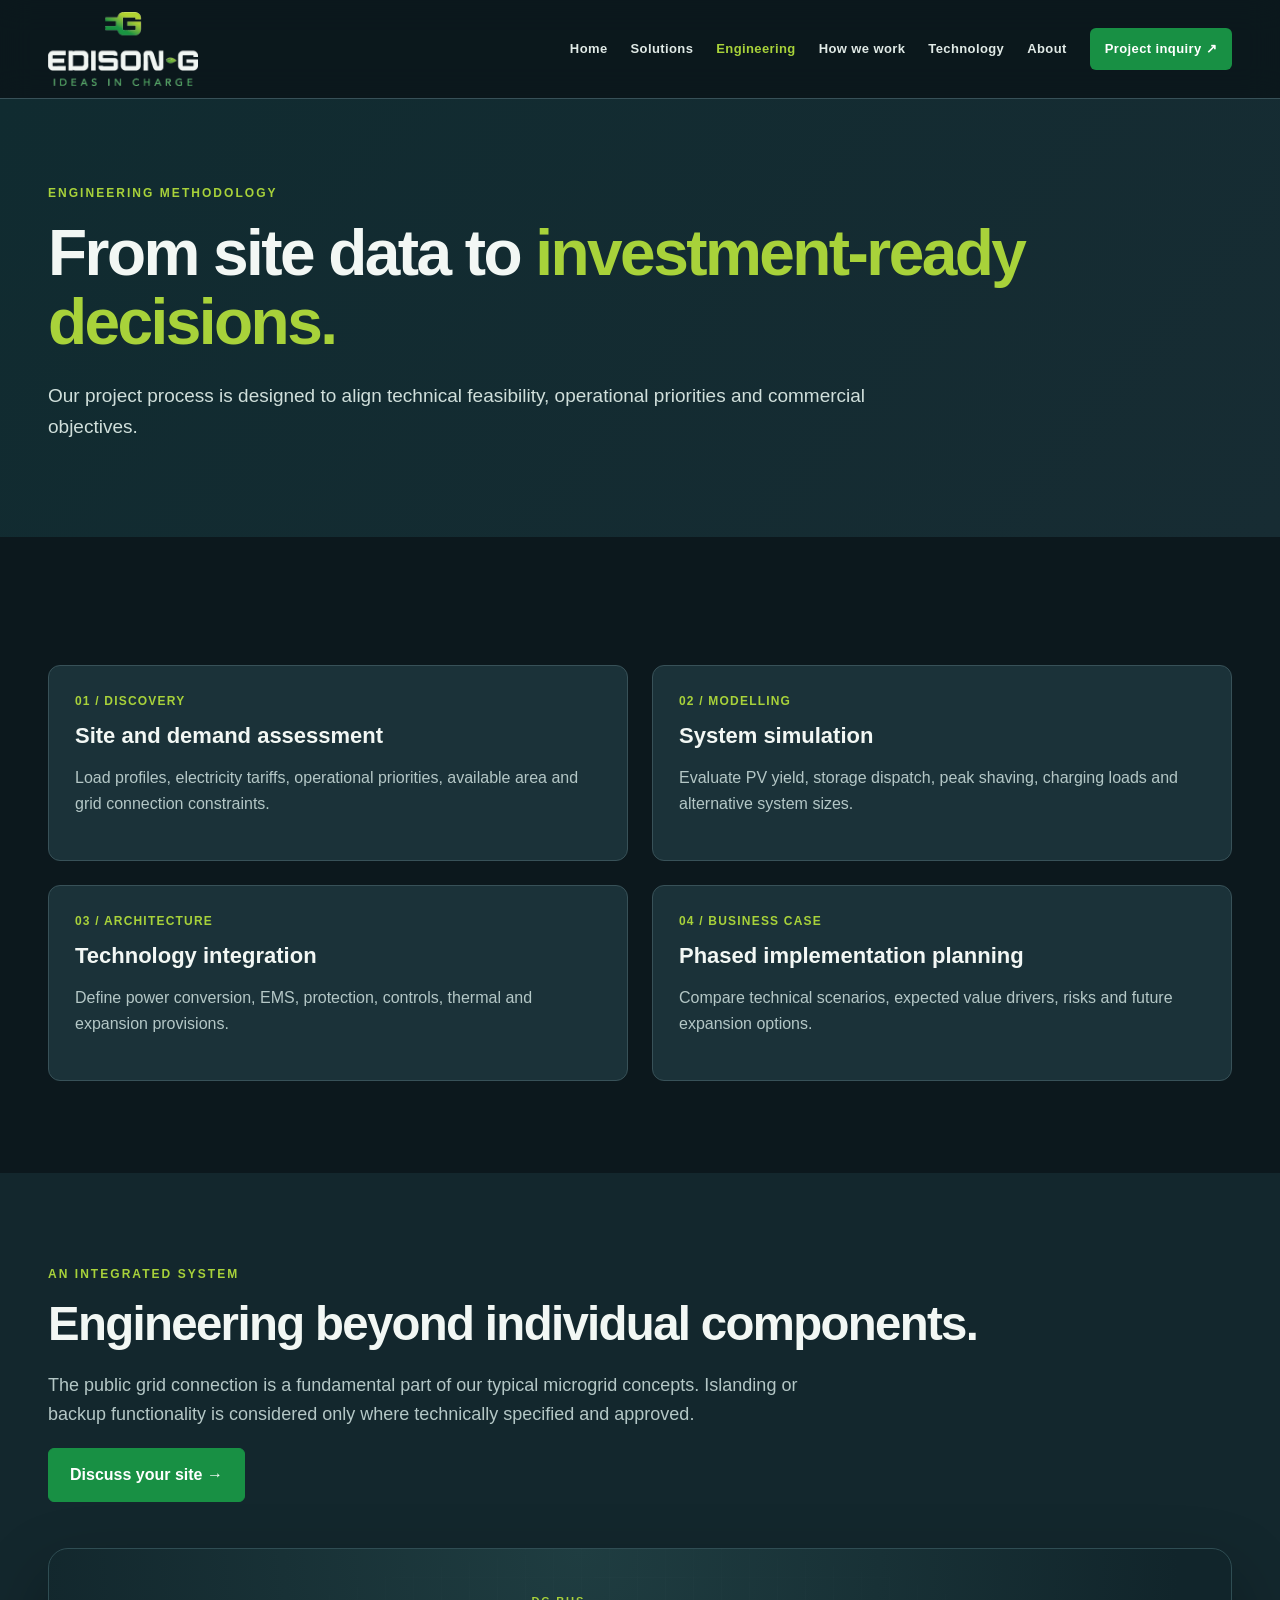
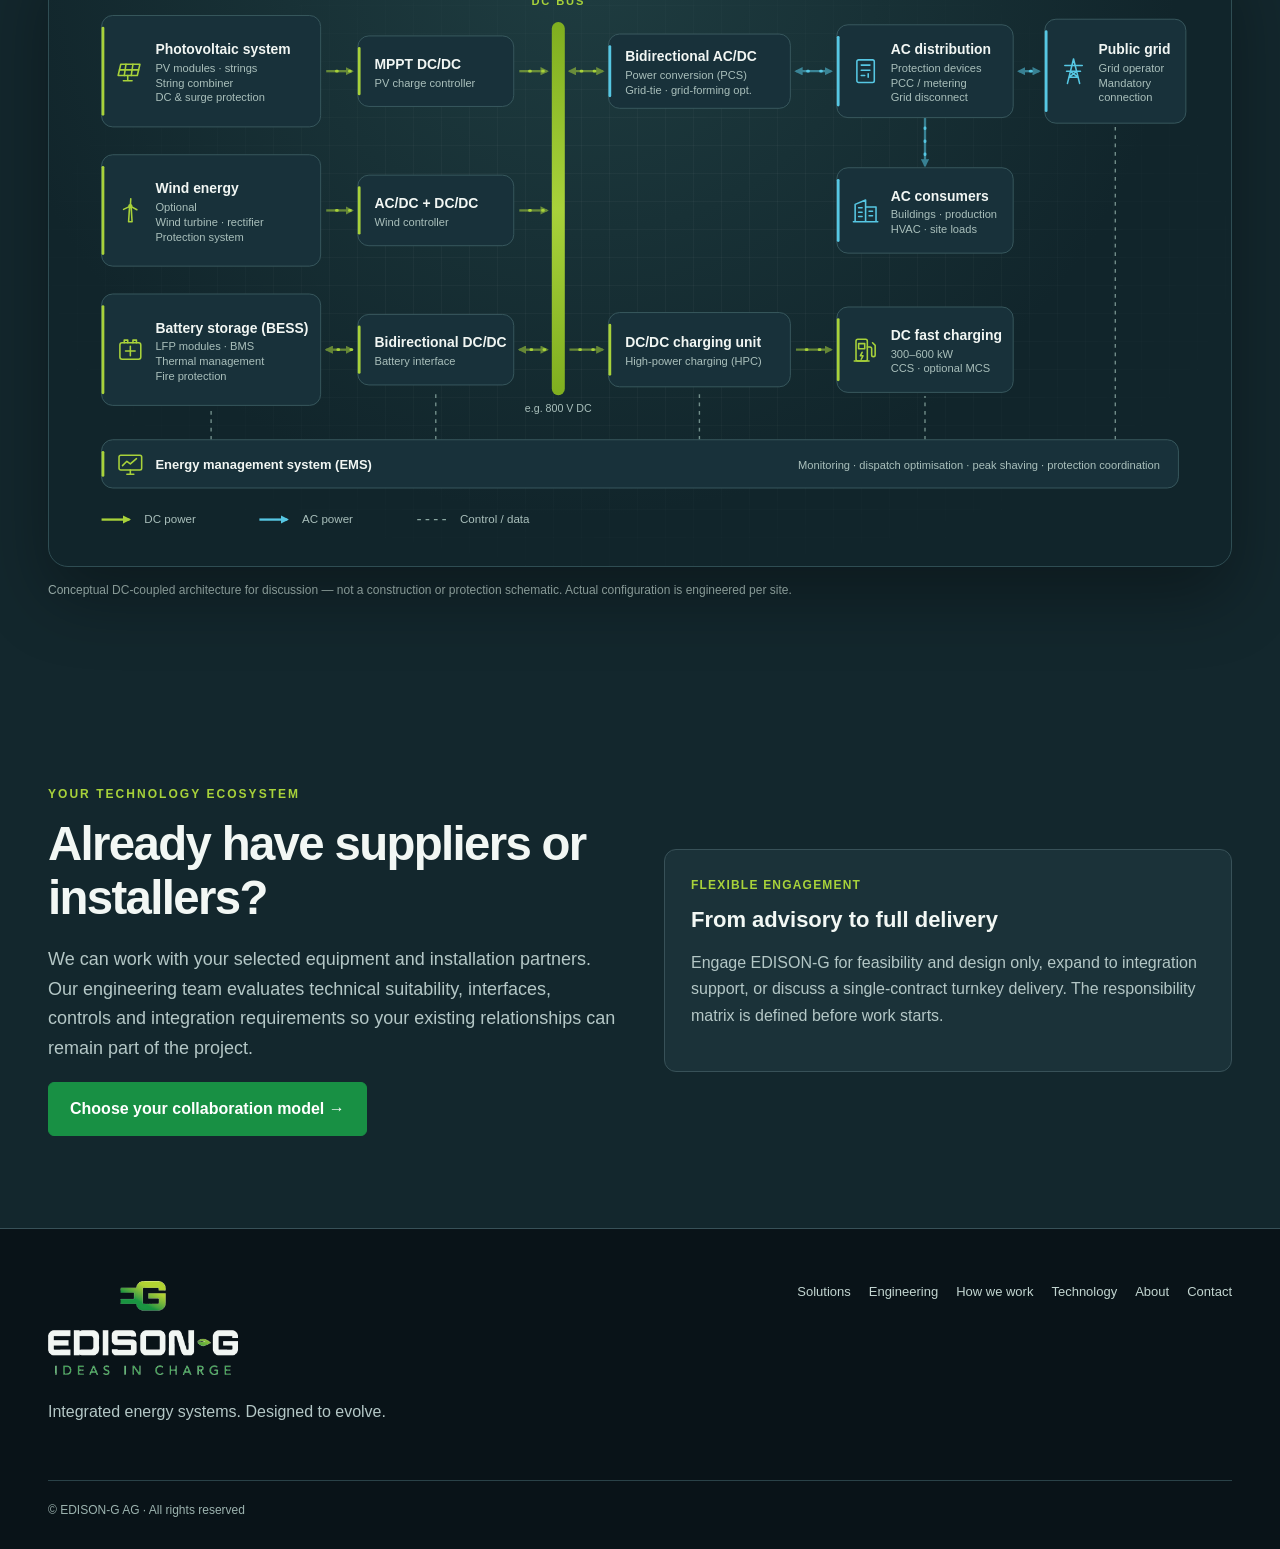
<file: engineering.html>
<!DOCTYPE html>

<html lang="en"><head><meta charset="utf-8"/><meta content="width=device-width,initial-scale=1" name="viewport"/><meta content="#0c181d" name="theme-color"/><meta content="Site-specific energy engineering, simulation and system optimisation." name="description"/><title>Engineering | EDISON-G AG</title><link href="styles.css?v=4" rel="stylesheet"/><link href="assets/logo.webp" rel="icon" type="image/webp"/></head><body><header class="site-header"><div class="container nav"><a aria-label="EDISON-G home" class="brand" href="index.html"><img alt="EDISON-G — Ideas in Charge" src="assets/logo-light.png" width="640" height="316"/></a><button aria-controls="primary-navigation" aria-expanded="false" aria-label="Toggle navigation" class="menu-toggle">☰ Menu</button><nav aria-label="Main navigation" class="nav-links" id="primary-navigation"><a href="index.html">Home</a><a href="solutions.html">Solutions</a><a aria-current="page" href="engineering.html">Engineering</a><a href="partnership.html">How we work</a><a href="technology.html">Technology</a><a href="about.html">About</a><a class="nav-cta" href="contact.html">Project inquiry ↗</a></nav></div></header><main><div class="page-hero"><div class="container"><div class="eyebrow">Engineering methodology</div><h1>From site data to <span>investment-ready decisions.</span></h1><p class="lead">Our project process is designed to align technical feasibility, operational priorities and commercial objectives.</p></div></div><section class="section"><div class="container"><div class="grid2"><div class="card"><div class="kicker">01 / Discovery</div><h3>Site and demand assessment</h3><p>Load profiles, electricity tariffs, operational priorities, available area and grid connection constraints.</p></div><div class="card"><div class="kicker">02 / Modelling</div><h3>System simulation</h3><p>Evaluate PV yield, storage dispatch, peak shaving, charging loads and alternative system sizes.</p></div><div class="card"><div class="kicker">03 / Architecture</div><h3>Technology integration</h3><p>Define power conversion, EMS, protection, controls, thermal and expansion provisions.</p></div><div class="card"><div class="kicker">04 / Business case</div><h3>Phased implementation planning</h3><p>Compare technical scenarios, expected value drivers, risks and future expansion options.</p></div></div></div></section><section class="section alt"><div class="container"><div><div class="eyebrow">An integrated system</div><h2>Engineering beyond individual components.</h2><p class="section-intro">The public grid connection is a fundamental part of our typical microgrid concepts. Islanding or backup functionality is considered only where technically specified and approved.</p><a class="btn" href="contact.html">Discuss your site →</a></div><figure class="diagram-sheet"><div class="sheet-panel"><picture><source media="(max-width: 700px)" srcset="assets/diagram-tall.svg"/><img alt="Full microgrid architecture illustration: solar PV, optional wind and battery storage connect via converters to a common DC bus; a bidirectional PCS links to AC distribution, consumers and the public grid; a DC/DC unit supplies high-power EV charging; an EMS controls the system." src="assets/diagram-wide.svg" width="1200" height="600" loading="lazy"/></picture></div><figcaption>Conceptual DC-coupled architecture for discussion — not a construction or protection schematic. Actual configuration is engineered per site.</figcaption></figure></div></section><section class="section alt"><div class="container split"><div><div class="eyebrow">Your technology ecosystem</div><h2>Already have suppliers or installers?</h2><p class="section-intro">We can work with your selected equipment and installation partners. Our engineering team evaluates technical suitability, interfaces, controls and integration requirements so your existing relationships can remain part of the project.</p><a class="btn" href="partnership.html">Choose your collaboration model →</a></div><div class="card"><div class="kicker">Flexible engagement</div><h3>From advisory to full delivery</h3><p>Engage EDISON-G for feasibility and design only, expand to integration support, or discuss a single-contract turnkey delivery. The responsibility matrix is defined before work starts.</p></div></div></section></main><footer class="site-footer"><div class="container"><div class="footer-grid"><div><a class="brand" href="index.html"><img alt="EDISON-G — Ideas in Charge" src="assets/logo-light.png" width="640" height="316"/></a><p class="muted">Integrated energy systems. Designed to evolve.</p></div><div class="footer-links"><a href="solutions.html">Solutions</a><a href="engineering.html">Engineering</a><a href="partnership.html">How we work</a><a href="technology.html">Technology</a><a href="about.html">About</a><a href="contact.html">Contact</a></div></div><div class="footer-bottom">© EDISON-G AG · All rights reserved</div></div></footer><script src="script.js?v=3"></script></body></html>
</file>
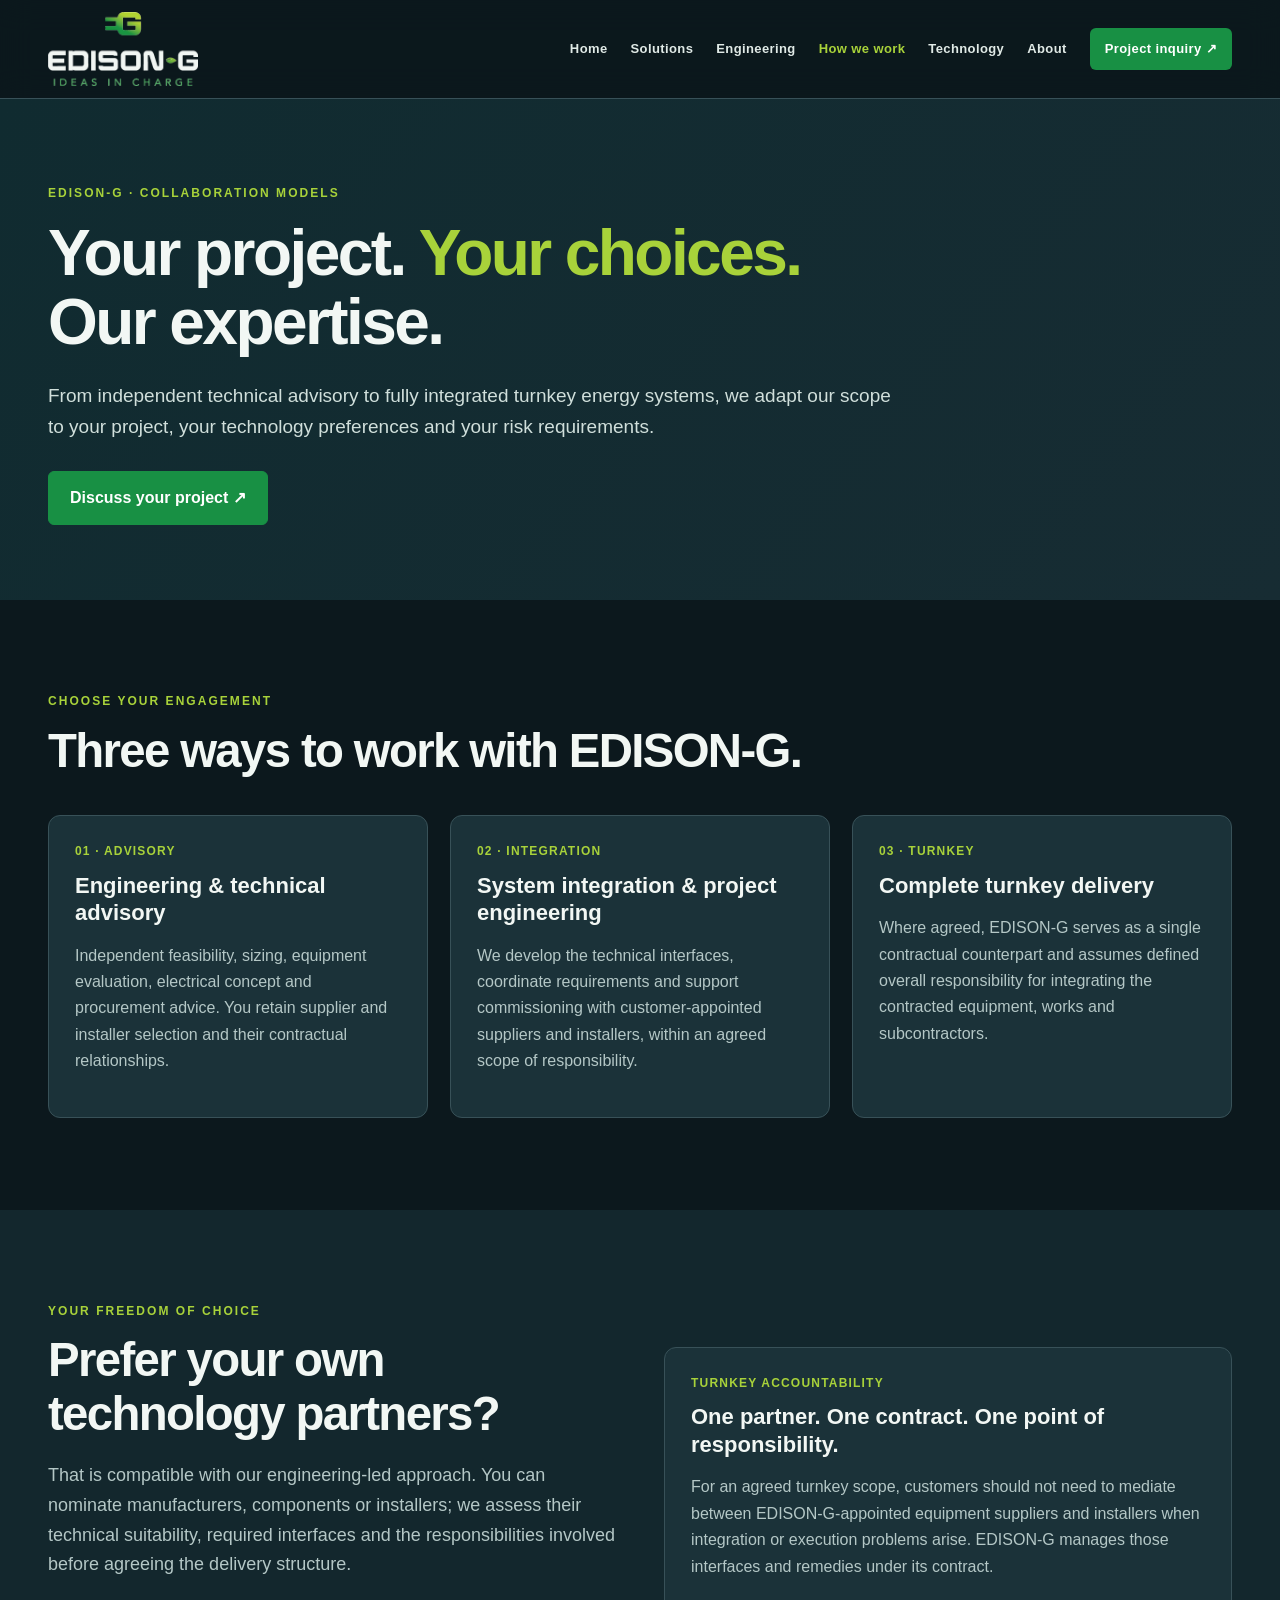
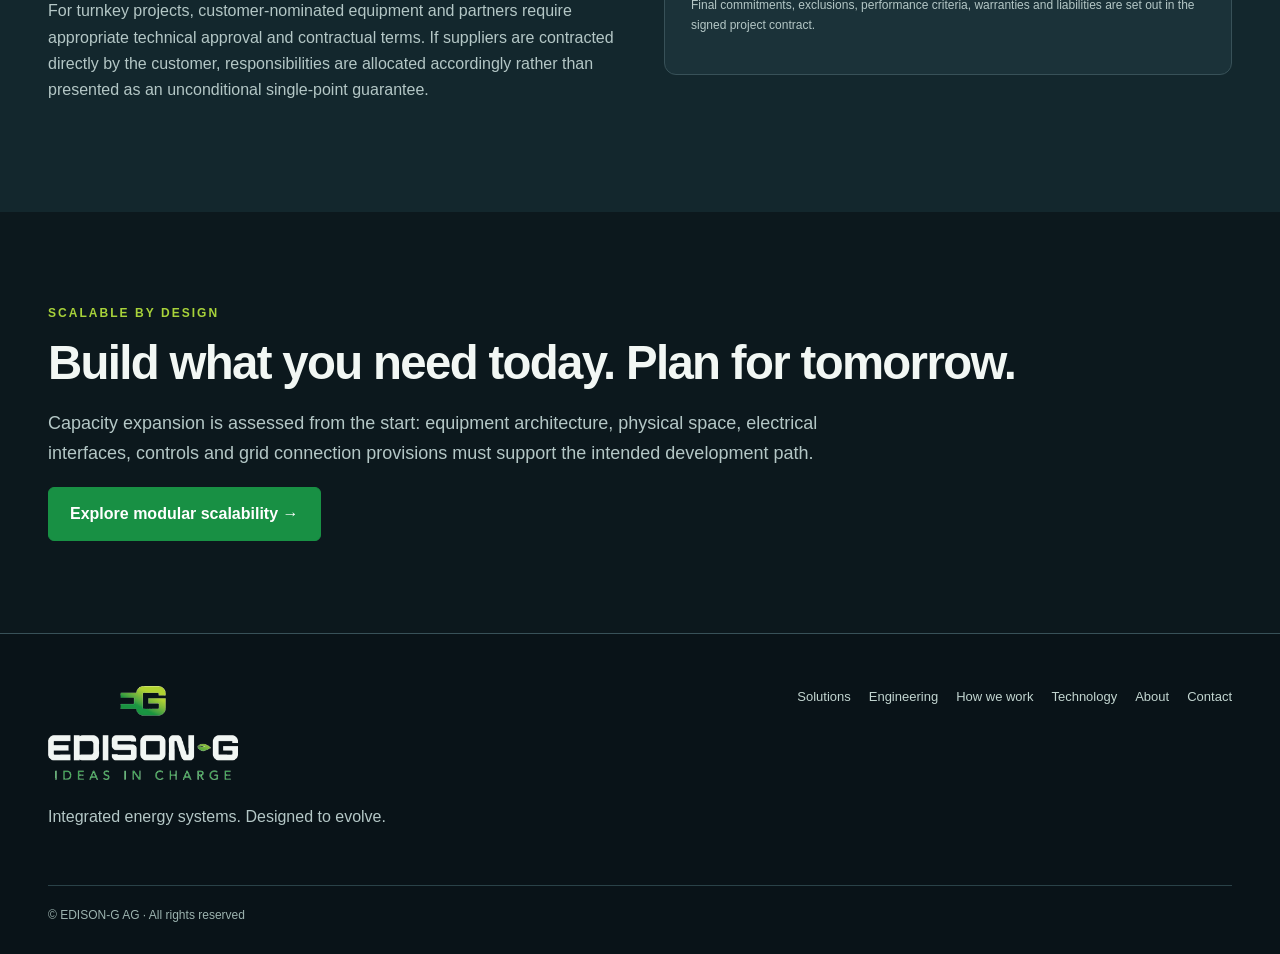
<file: partnership.html>
<!DOCTYPE html>

<html lang="en"><head><meta charset="utf-8"/><meta content="width=device-width,initial-scale=1" name="viewport"/><meta content="#0c181d" name="theme-color"/><meta content="Learn about EDISON-G AG and its commercial energy infrastructure approach." name="description"/><title>How we work | EDISON-G AG</title><link href="styles.css?v=4" rel="stylesheet"/><link href="assets/logo.webp" rel="icon" type="image/webp"/></head><body><header class="site-header"><div class="container nav"><a aria-label="EDISON-G home" class="brand" href="index.html"><img alt="EDISON-G — Ideas in Charge" src="assets/logo-light.png" width="640" height="316"/></a><button aria-controls="primary-navigation" aria-expanded="false" aria-label="Toggle navigation" class="menu-toggle">☰ Menu</button><nav aria-label="Main navigation" class="nav-links" id="primary-navigation"><a href="index.html">Home</a><a href="solutions.html">Solutions</a><a href="engineering.html">Engineering</a><a aria-current="page" href="partnership.html">How we work</a><a href="technology.html">Technology</a><a href="about.html">About</a><a class="nav-cta" href="contact.html">Project inquiry ↗</a></nav></div></header><main><section class="page-hero"><div class="container"><div class="eyebrow">EDISON-G · Collaboration models</div><h1>Your project. <span>Your choices.</span><br/>Our expertise.</h1><p class="lead">From independent technical advisory to fully integrated turnkey energy systems, we adapt our scope to your project, your technology preferences and your risk requirements.</p><div class="actions"><a class="btn" href="contact.html">Discuss your project ↗</a></div></div></section><section class="section"><div class="container"><div class="eyebrow">Choose your engagement</div><h2>Three ways to work with EDISON-G.</h2><div class="grid3"><article class="card"><div class="kicker">01 · Advisory</div><h3>Engineering &amp; technical advisory</h3><p>Independent feasibility, sizing, equipment evaluation, electrical concept and procurement advice. You retain supplier and installer selection and their contractual relationships.</p></article><article class="card"><div class="kicker">02 · Integration</div><h3>System integration &amp; project engineering</h3><p>We develop the technical interfaces, coordinate requirements and support commissioning with customer-appointed suppliers and installers, within an agreed scope of responsibility.</p></article><article class="card"><div class="kicker">03 · Turnkey</div><h3>Complete turnkey delivery</h3><p>Where agreed, EDISON-G serves as a single contractual counterpart and assumes defined overall responsibility for integrating the contracted equipment, works and subcontractors.</p></article></div></div></section><section class="section alt"><div class="container split"><div><div class="eyebrow">Your freedom of choice</div><h2>Prefer your own technology partners?</h2><p class="section-intro">That is compatible with our engineering-led approach. You can nominate manufacturers, components or installers; we assess their technical suitability, required interfaces and the responsibilities involved before agreeing the delivery structure.</p><p class="muted">For turnkey projects, customer-nominated equipment and partners require appropriate technical approval and contractual terms. If suppliers are contracted directly by the customer, responsibilities are allocated accordingly rather than presented as an unconditional single-point guarantee.</p></div><div class="card"><div class="kicker">Turnkey accountability</div><h3>One partner. One contract. One point of responsibility.</h3><p>For an agreed turnkey scope, customers should not need to mediate between EDISON-G-appointed equipment suppliers and installers when integration or execution problems arise. EDISON-G manages those interfaces and remedies under its contract.</p><p class="note">Final commitments, exclusions, performance criteria, warranties and liabilities are set out in the signed project contract.</p></div></div></section><section class="section"><div class="container"><div class="eyebrow">Scalable by design</div><h2>Build what you need today. Plan for tomorrow.</h2><p class="section-intro">Capacity expansion is assessed from the start: equipment architecture, physical space, electrical interfaces, controls and grid connection provisions must support the intended development path.</p><a class="btn" href="solutions.html#scalability">Explore modular scalability →</a></div></section></main><footer class="site-footer"><div class="container"><div class="footer-grid"><div><a class="brand" href="index.html"><img alt="EDISON-G — Ideas in Charge" src="assets/logo-light.png" width="640" height="316"/></a><p class="muted">Integrated energy systems. Designed to evolve.</p></div><div class="footer-links"><a href="solutions.html">Solutions</a><a href="engineering.html">Engineering</a><a href="partnership.html">How we work</a><a href="technology.html">Technology</a><a href="about.html">About</a><a href="contact.html">Contact</a></div></div><div class="footer-bottom">© EDISON-G AG · All rights reserved</div></div></footer><script src="script.js?v=3"></script></body></html>
</file>
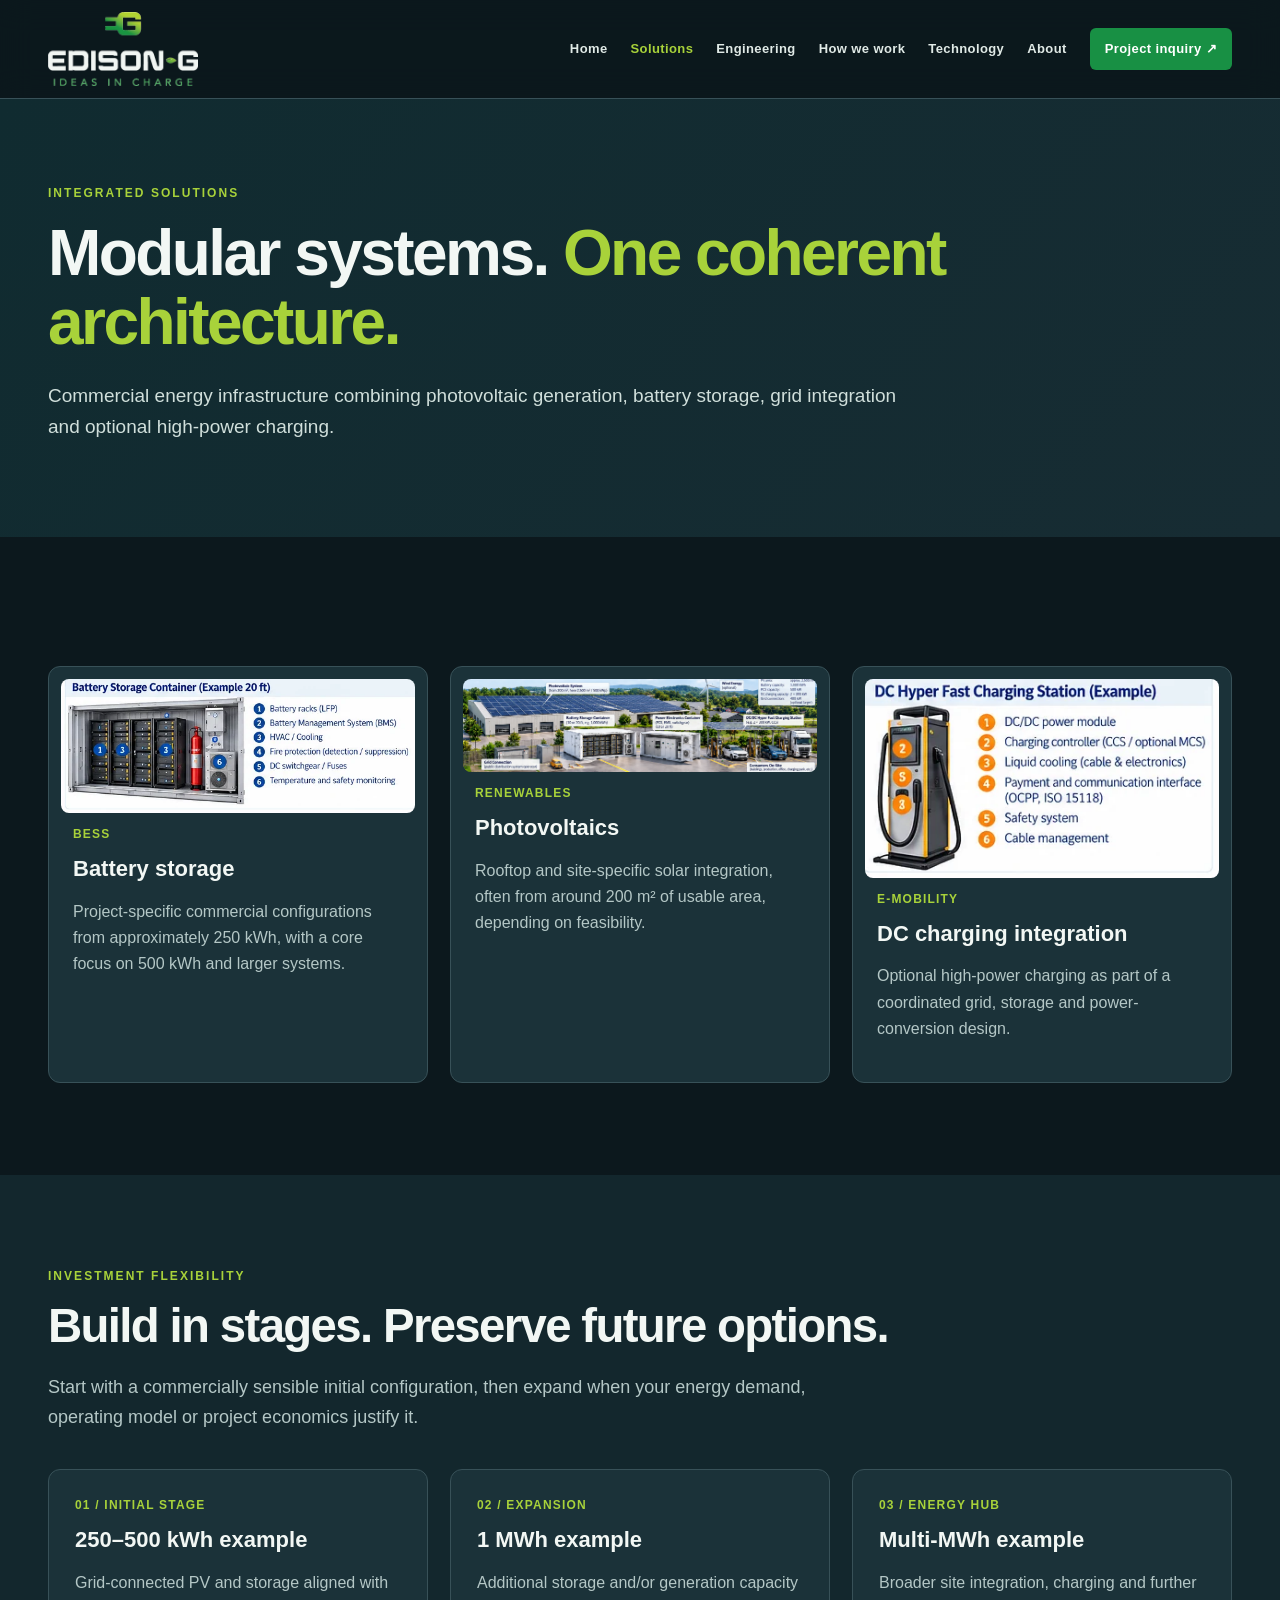
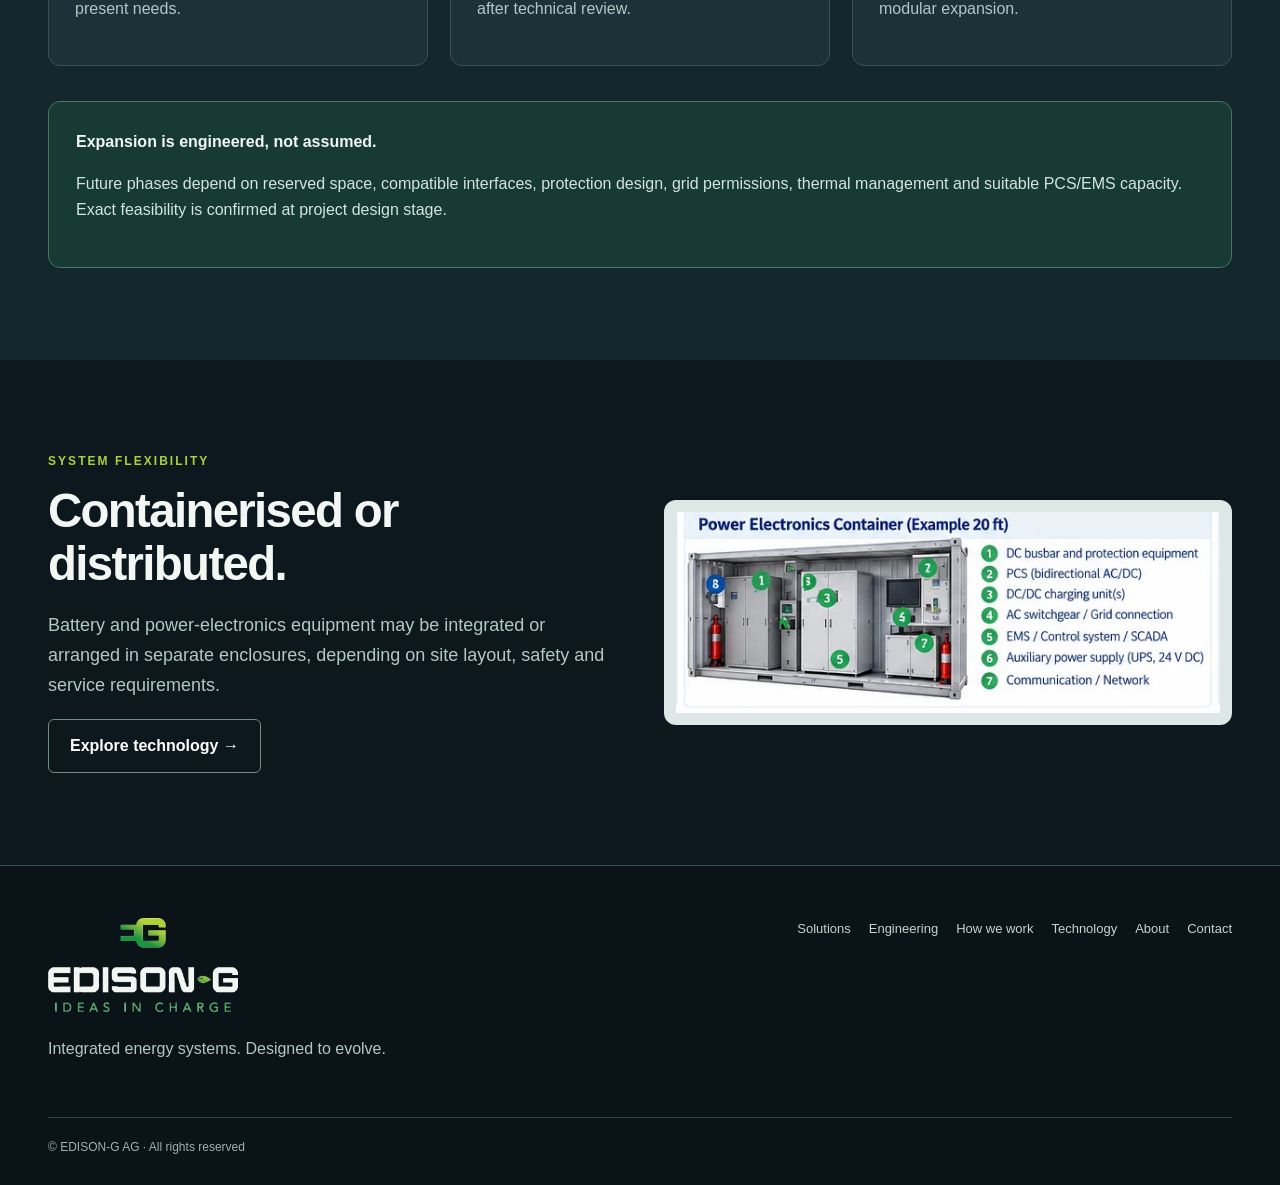
<file: solutions.html>
<!DOCTYPE html>
<html lang="en"><head><meta charset="utf-8"/><meta content="width=device-width,initial-scale=1" name="viewport"/><meta content="#0c181d" name="theme-color"/><meta content="Modular PV, BESS, grid-connected microgrids and charging solutions." name="description"/><title>Energy solutions | EDISON-G AG</title><link href="styles.css?v=4" rel="stylesheet"/><link href="assets/logo.webp" rel="icon" type="image/webp"/></head><body><header class="site-header"><div class="container nav"><a aria-label="EDISON-G home" class="brand" href="index.html"><img alt="EDISON-G — Ideas in Charge" src="assets/logo-light.png" width="640" height="316"/></a><button aria-controls="primary-navigation" aria-expanded="false" aria-label="Toggle navigation" class="menu-toggle">☰ Menu</button><nav aria-label="Main navigation" class="nav-links" id="primary-navigation"><a href="index.html">Home</a><a aria-current="page" href="solutions.html">Solutions</a><a href="engineering.html">Engineering</a><a href="partnership.html">How we work</a><a href="technology.html">Technology</a><a href="about.html">About</a><a class="nav-cta" href="contact.html">Project inquiry ↗</a></nav></div></header><main><div class="page-hero"><div class="container"><div class="eyebrow">Integrated solutions</div><h1>Modular systems. <span>One coherent architecture.</span></h1><p class="lead">Commercial energy infrastructure combining photovoltaic generation, battery storage, grid integration and optional high-power charging.</p></div></div><section class="section"><div class="container"><div class="grid3"><div class="card image-card"><img alt="Full industrial BESS container" src="assets/battery.webp"/><div class="inner"><div class="kicker">BESS</div><h3>Battery storage</h3><p>Project-specific commercial configurations from approximately 250 kWh, with a core focus on 500 kWh and larger systems.</p></div></div><div class="card image-card"><img alt="Full PV installation" src="assets/solar.webp"/><div class="inner"><div class="kicker">Renewables</div><h3>Photovoltaics</h3><p>Rooftop and site-specific solar integration, often from around 200 m² of usable area, depending on feasibility.</p></div></div><div class="card image-card"><img alt="Full DC charging installation" src="assets/charging.webp"/><div class="inner"><div class="kicker">E-mobility</div><h3>DC charging integration</h3><p>Optional high-power charging as part of a coordinated grid, storage and power-conversion design.</p></div></div></div></div></section><section class="section alt anchor" id="scalability"><div class="container"><div class="eyebrow">Investment flexibility</div><h2>Build in stages. Preserve future options.</h2><p class="section-intro">Start with a commercially sensible initial configuration, then expand when your energy demand, operating model or project economics justify it.</p><div class="grid3"><div class="card"><div class="kicker">01 / Initial stage</div><h3>250–500 kWh example</h3><p>Grid-connected PV and storage aligned with present needs.</p></div><div class="card"><div class="kicker">02 / Expansion</div><h3>1 MWh example</h3><p>Additional storage and/or generation capacity after technical review.</p></div><div class="card"><div class="kicker">03 / Energy hub</div><h3>Multi-MWh example</h3><p>Broader site integration, charging and further modular expansion.</p></div></div><div class="callout"><strong>Expansion is engineered, not assumed.</strong><p>Future phases depend on reserved space, compatible interfaces, protection design, grid permissions, thermal management and suitable PCS/EMS capacity. Exact feasibility is confirmed at project design stage.</p></div></div></section><section class="section"><div class="container split"><div><div class="eyebrow">System flexibility</div><h2>Containerised or distributed.</h2><p class="section-intro">Battery and power-electronics equipment may be integrated or arranged in separate enclosures, depending on site layout, safety and service requirements.</p><a class="btn outline" href="technology.html">Explore technology →</a></div><img alt="Complete power electronics enclosure" class="full-image" src="assets/electronics.webp"/></div></section></main><footer class="site-footer"><div class="container"><div class="footer-grid"><div><a class="brand" href="index.html"><img alt="EDISON-G — Ideas in Charge" src="assets/logo-light.png" width="640" height="316"/></a><p class="muted">Integrated energy systems. Designed to evolve.</p></div><div class="footer-links"><a href="solutions.html">Solutions</a><a href="engineering.html">Engineering</a><a href="partnership.html">How we work</a><a href="technology.html">Technology</a><a href="about.html">About</a><a href="contact.html">Contact</a></div></div><div class="footer-bottom">© EDISON-G AG · All rights reserved</div></div></footer><script src="script.js?v=3"></script></body></html>
</file>
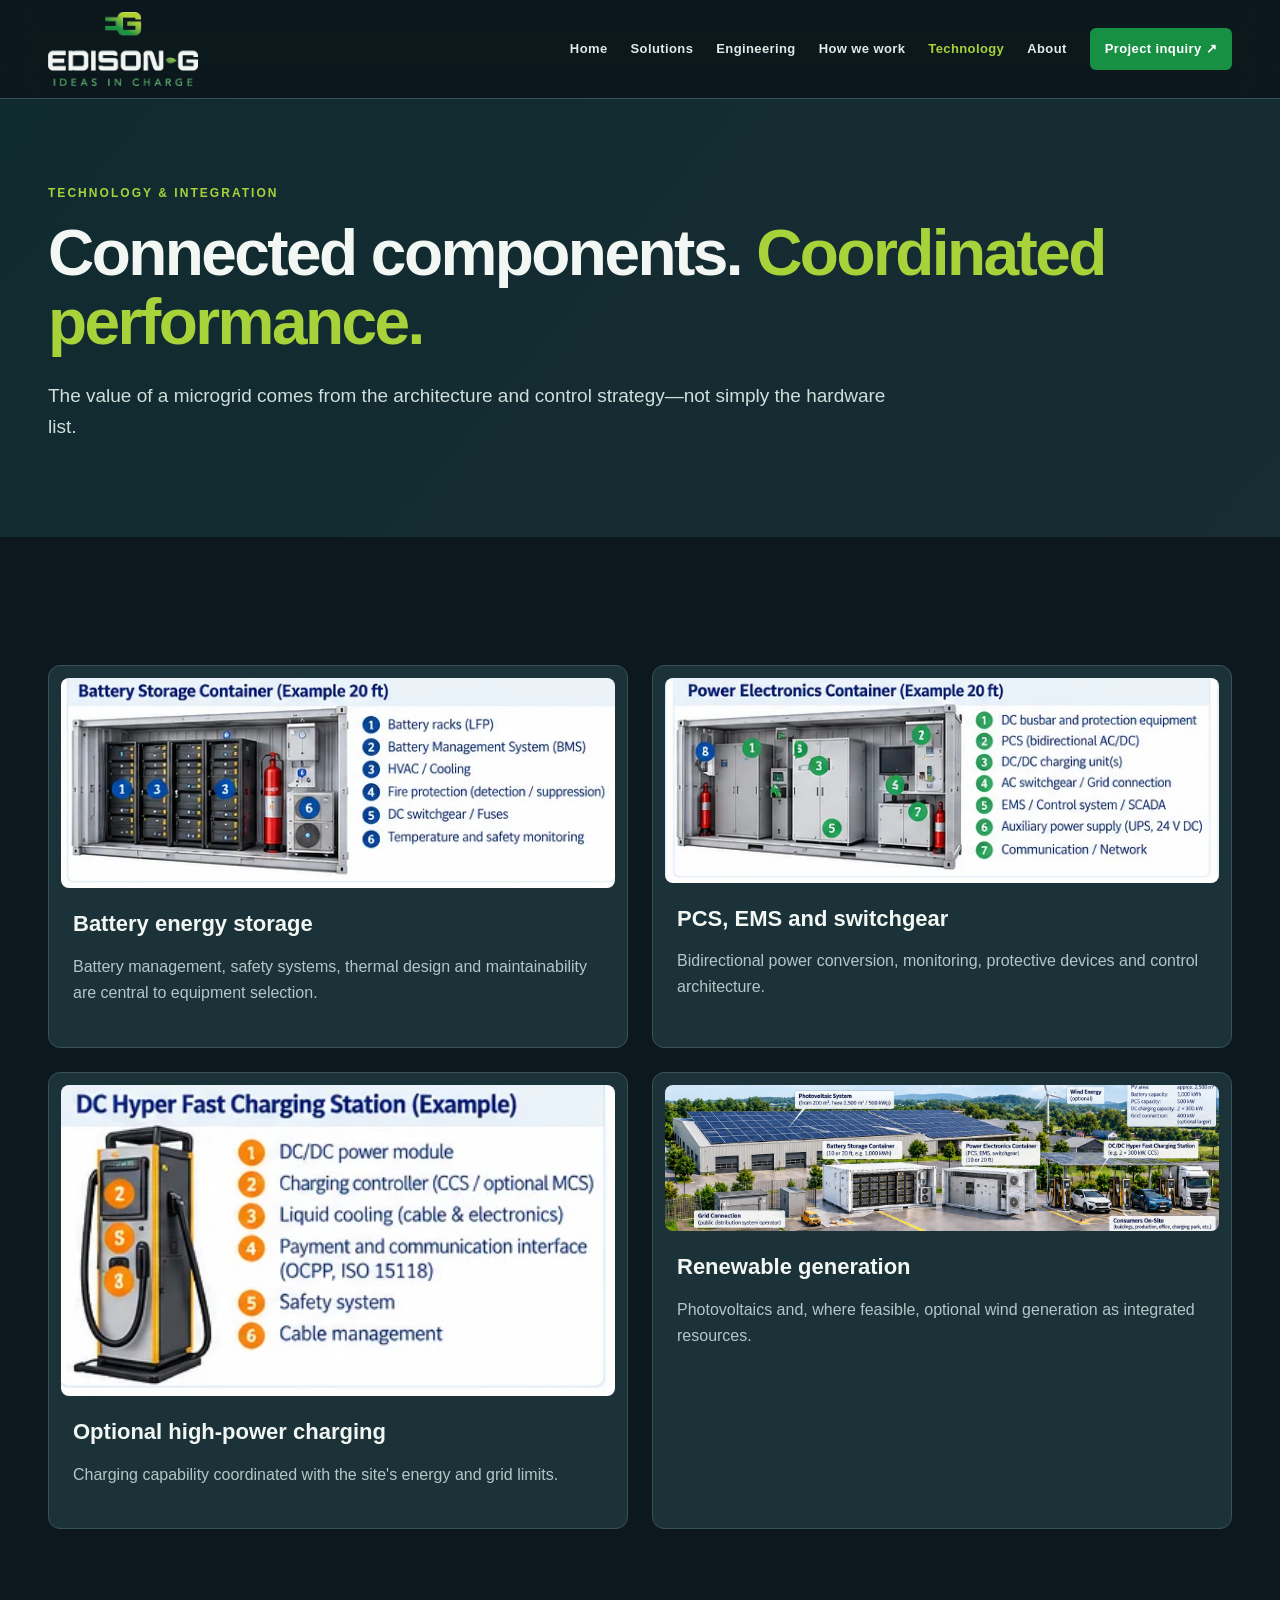
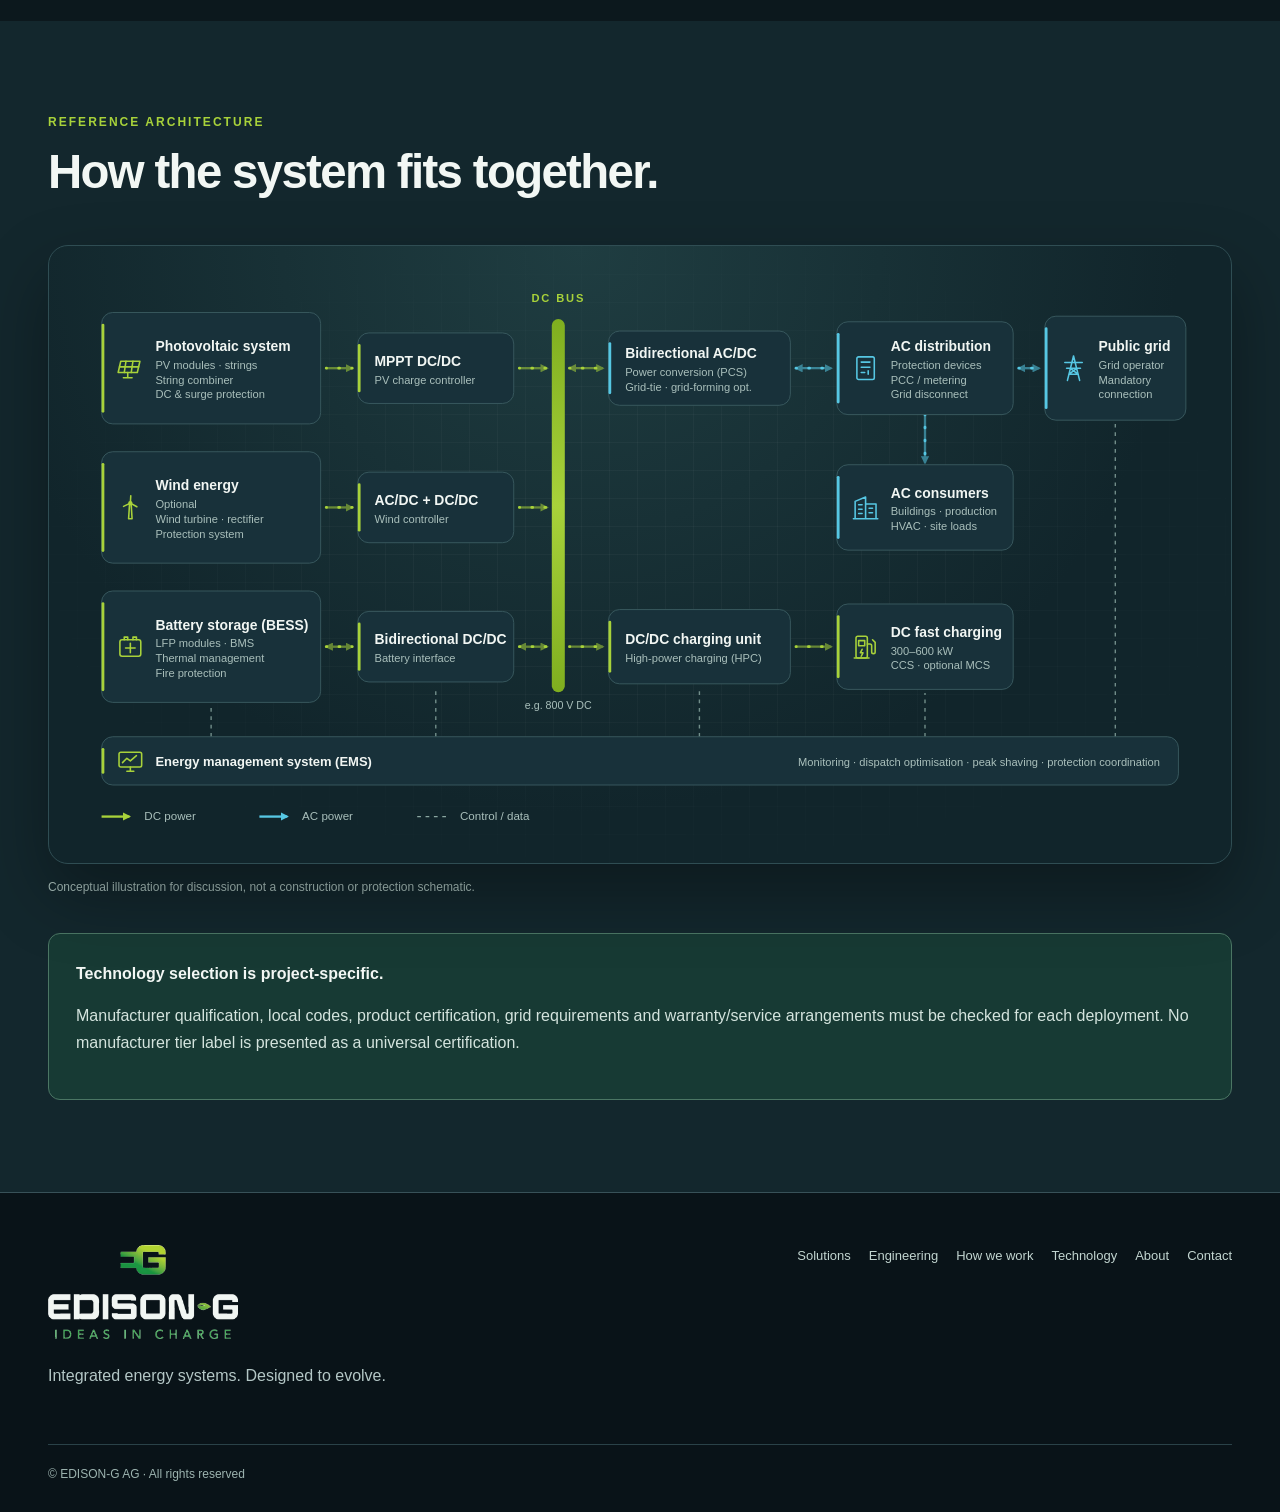
<file: technology.html>
<!DOCTYPE html>
<html lang="en"><head><meta charset="utf-8"/><meta content="width=device-width,initial-scale=1" name="viewport"/><meta content="#0c181d" name="theme-color"/><meta content="BESS, PCS, EMS, PV and charging integration for industrial microgrids." name="description"/><title>Technology | EDISON-G AG</title><link href="styles.css?v=4" rel="stylesheet"/><link href="assets/logo.webp" rel="icon" type="image/webp"/></head><body><header class="site-header"><div class="container nav"><a aria-label="EDISON-G home" class="brand" href="index.html"><img alt="EDISON-G — Ideas in Charge" src="assets/logo-light.png" width="640" height="316"/></a><button aria-controls="primary-navigation" aria-expanded="false" aria-label="Toggle navigation" class="menu-toggle">☰ Menu</button><nav aria-label="Main navigation" class="nav-links" id="primary-navigation"><a href="index.html">Home</a><a href="solutions.html">Solutions</a><a href="engineering.html">Engineering</a><a href="partnership.html">How we work</a><a aria-current="page" href="technology.html">Technology</a><a href="about.html">About</a><a class="nav-cta" href="contact.html">Project inquiry ↗</a></nav></div></header><main><div class="page-hero"><div class="container"><div class="eyebrow">Technology &amp; integration</div><h1>Connected components. <span>Coordinated performance.</span></h1><p class="lead">The value of a microgrid comes from the architecture and control strategy—not simply the hardware list.</p></div></div><section class="section"><div class="container"><div class="grid2"><div class="card image-card"><img alt="Full battery storage container" src="assets/battery.webp"/><div class="inner"><h3>Battery energy storage</h3><p>Battery management, safety systems, thermal design and maintainability are central to equipment selection.</p></div></div><div class="card image-card"><img alt="Full power electronics enclosure" src="assets/electronics.webp"/><div class="inner"><h3>PCS, EMS and switchgear</h3><p>Bidirectional power conversion, monitoring, protective devices and control architecture.</p></div></div><div class="card image-card"><img alt="Full high power charging station" src="assets/charging.webp"/><div class="inner"><h3>Optional high-power charging</h3><p>Charging capability coordinated with the site's energy and grid limits.</p></div></div><div class="card image-card"><img alt="Full renewable generation installation" src="assets/solar.webp"/><div class="inner"><h3>Renewable generation</h3><p>Photovoltaics and, where feasible, optional wind generation as integrated resources.</p></div></div></div></div></section><section class="section alt"><div class="container"><div class="eyebrow">Reference architecture</div><h2>How the system fits together.</h2><figure class="diagram-sheet"><div class="sheet-panel"><picture><source media="(max-width: 700px)" srcset="assets/diagram-tall.svg"/><img alt="Complete energy flow and equipment diagram: solar PV, optional wind and battery storage connect via converters to a common DC bus; a bidirectional PCS links to AC distribution, consumers and the public grid; a DC/DC unit supplies high-power EV charging; an EMS controls the system." src="assets/diagram-wide.svg" width="1200" height="600" loading="lazy"/></picture></div><figcaption>Conceptual illustration for discussion, not a construction or protection schematic.</figcaption></figure><div class="callout"><strong>Technology selection is project-specific.</strong><p>Manufacturer qualification, local codes, product certification, grid requirements and warranty/service arrangements must be checked for each deployment. No manufacturer tier label is presented as a universal certification.</p></div></div></section></main><footer class="site-footer"><div class="container"><div class="footer-grid"><div><a class="brand" href="index.html"><img alt="EDISON-G — Ideas in Charge" src="assets/logo-light.png" width="640" height="316"/></a><p class="muted">Integrated energy systems. Designed to evolve.</p></div><div class="footer-links"><a href="solutions.html">Solutions</a><a href="engineering.html">Engineering</a><a href="partnership.html">How we work</a><a href="technology.html">Technology</a><a href="about.html">About</a><a href="contact.html">Contact</a></div></div><div class="footer-bottom">© EDISON-G AG · All rights reserved</div></div></footer><script src="script.js?v=3"></script></body></html>
</file>
<file: styles.css>
:root{--bg:#0c181d;--panel:#142830;--panel2:#1b3239;--text:#f2f7f4;--muted:#b4c7c6;--green:#189044;--lime:#a8d23a;--line:#385158;--max:1240px}*{box-sizing:border-box}html{scroll-behavior:smooth}body{margin:0;background:var(--bg);color:var(--text);font-family:Inter,Arial,Helvetica,sans-serif;line-height:1.65}a{color:inherit}a:focus-visible,button:focus-visible,input:focus-visible,textarea:focus-visible{outline:3px solid var(--lime);outline-offset:3px}.container{max-width:var(--max);margin:auto;padding:0 28px}.site-header{position:sticky;top:0;z-index:50;background:rgba(12,24,29,.96);backdrop-filter:blur(16px);border-bottom:1px solid var(--line)}.nav{min-height:98px;display:flex;align-items:center;justify-content:space-between;gap:22px}.brand{display:inline-flex;align-items:center;background:#eaf0e9;border-radius:10px;padding:7px 13px;flex-shrink:0}.brand img{width:220px;max-width:100%;height:auto;display:block}.nav-links{display:flex;gap:23px;align-items:center}.nav-links a{text-decoration:none;color:#e0eae6;font-size:13px;font-weight:700;letter-spacing:.03em}.nav-links a:hover,.nav-links a[aria-current=page]{color:var(--lime)}.nav-links .nav-cta{background:var(--green);padding:10px 15px;border-radius:6px;color:white}.menu-toggle{display:none;background:transparent;border:1px solid var(--line);color:white;padding:9px 12px;border-radius:6px;font-size:16px;cursor:pointer}.eyebrow{text-transform:uppercase;letter-spacing:.17em;color:var(--lime);font-size:12px;font-weight:800}.hero{padding:78px 0 86px;background:radial-gradient(ellipse at 65% 15%,#24433e 0,transparent 55%),linear-gradient(135deg,#0e2429,#0b171c)}.hero-grid{display:grid;grid-template-columns:.9fr 1.1fr;gap:52px;align-items:center}.hero h1,.page-hero h1{font-size:clamp(40px,5vw,72px);line-height:1.08;letter-spacing:-.04em;margin:15px 0 23px}.hero h1 span,.page-hero h1 span{color:var(--lime)}.lead{font-size:19px;color:#d0dfdb;max-width:690px}.hero-media{padding:10px;border-radius:16px;background:#233940;border:1px solid #496168}.hero-media img{display:block;width:100%;height:auto;object-fit:contain;border-radius:9px}.caption{color:#a6bcb8;font-size:12px;margin:10px 3px 0}.btn{display:inline-flex;align-items:center;gap:10px;background:var(--green);border:1px solid var(--green);padding:13px 21px;border-radius:6px;text-decoration:none;font-weight:750;color:white}.btn:hover{background:#1eaa51}.btn.outline{background:transparent;border-color:#718b86}.actions{display:flex;flex-wrap:wrap;gap:12px;margin-top:28px}.section{padding:92px 0}.section.alt{background:#13272d}.section.deep{background:#172f35}.section h2{font-size:clamp(31px,3.7vw,49px);line-height:1.14;letter-spacing:-.035em;margin:12px 0 20px}.section-intro{max-width:800px;color:var(--muted);font-size:18px}.grid3{display:grid;grid-template-columns:repeat(3,minmax(0,1fr));gap:22px;margin-top:37px}.grid2{display:grid;grid-template-columns:repeat(2,minmax(0,1fr));gap:24px;margin-top:36px}.card{background:var(--panel2);border:1px solid var(--line);border-radius:12px;padding:26px}.card h3{font-size:22px;line-height:1.25;margin:10px 0}.card p,.card li{color:var(--muted)}.card img{width:100%;height:auto;object-fit:contain;display:block;border-radius:8px;background:#243d42}.card.image-card{padding:12px}.card.image-card .inner{padding:12px}.kicker{color:var(--lime);font-size:12px;font-weight:800;letter-spacing:.1em;text-transform:uppercase}.split{display:grid;grid-template-columns:1fr 1fr;gap:48px;align-items:center}.full-image{width:100%;height:auto;object-fit:contain;background:#dce7e6;padding:12px;border-radius:12px;display:block}.steps{counter-reset:step}.step{border-left:3px solid var(--green);padding:5px 0 15px 20px;margin:0 0 24px}.step h3{margin:0 0 6px}.step p{margin:0;color:var(--muted)}.page-hero{padding:85px 0 75px;background:linear-gradient(130deg,#102b30,#172c33)}.page-hero .lead{max-width:860px}.pill{display:inline-block;border:1px solid #5b8173;border-radius:40px;padding:6px 13px;color:#d8e8dd;font-size:13px;margin:5px 7px 5px 0}.callout{border:1px solid #4b7664;border-radius:12px;padding:27px;background:#173a34;margin-top:35px}.callout p{color:#d4e4de}.muted{color:var(--muted)}.site-footer{background:#091318;border-top:1px solid var(--line);padding:52px 0 28px}.footer-grid{display:flex;justify-content:space-between;gap:32px;flex-wrap:wrap}.footer-grid .brand img{width:210px}.footer-links{display:flex;gap:18px;flex-wrap:wrap}.footer-links a{font-size:13px;text-decoration:none;color:#c2d5d0}.footer-bottom{margin-top:38px;padding-top:20px;border-top:1px solid #2a4248;font-size:12px;color:#9cb3af}.form-grid{display:grid;grid-template-columns:1fr 1fr;gap:16px}.field{display:flex;flex-direction:column;gap:6px}.field.full{grid-column:1/-1}label{font-weight:700;font-size:13px}input,textarea,select{width:100%;background:#10242a;color:white;border:1px solid #557077;border-radius:6px;padding:13px;font:inherit}textarea{min-height:125px;resize:vertical}button.btn{cursor:pointer;font:inherit}.note{font-size:12px;color:var(--muted)}.logo-strip{display:flex;align-items:center;gap:20px;flex-wrap:wrap}.logo-strip .brand{width:max-content}.anchor{scroll-margin-top:115px}
@media(max-width:1000px){.nav-links{gap:12px}.brand img{width:175px}.hero-grid{gap:24px}.hero h1{font-size:clamp(38px,5vw,58px)}}@media(max-width:760px){.container{padding:0 20px}.nav{min-height:80px;flex-wrap:wrap}.brand img{width:175px}.menu-toggle{display:block}.nav-links{display:none;width:100%;flex-direction:column;align-items:stretch;padding:12px 0 20px;gap:0}.nav-links.open{display:flex}.nav-links a{padding:10px 4px}.nav-links .nav-cta{text-align:center;margin-top:8px}.hero,.page-hero{padding:54px 0}.hero-grid,.split,.grid3,.grid2{grid-template-columns:1fr}.hero h1,.page-hero h1{font-size:clamp(36px,9vw,55px)}.section{padding:65px 0}.form-grid{grid-template-columns:1fr}.footer-grid{flex-direction:column}}

/* V2 positioning and accessibility */
.lime{color:var(--lime)}.card{transition:transform .18s ease,border-color .18s ease}.card:hover{border-color:#648879;transform:translateY(-2px)}@media(prefers-reduced-motion:reduce){html{scroll-behavior:auto}.card{transition:none}}


/* Transparent logo on dark background */
.brand{background:none;padding:0;border-radius:0}
.site-header .brand img{width:150px}.footer-grid .brand img{width:190px}
@media(max-width:1000px){.site-header .brand img{width:136px}}@media(max-width:760px){.site-header .brand img{width:120px}.nav{padding-top:8px;padding-bottom:8px}}

/* Certification section */
.cert-layout{display:grid;grid-template-columns:minmax(0,1.15fr) minmax(300px,.85fr);gap:48px;align-items:center}
.cert-badges{display:grid;grid-template-columns:1fr 1fr;gap:18px}
.cert-badge{margin:0;background:#f7faf8;border-radius:16px;padding:26px 22px 18px;text-align:center;border:1px solid #d9e4df;box-shadow:0 14px 34px #0004;transition:transform .2s ease,box-shadow .2s ease}
.cert-badge:hover{transform:translateY(-3px);box-shadow:0 20px 40px #0005}
.cert-badge svg{display:block;width:100%;height:118px;color:#0c181d}
.cert-badge figcaption{margin-top:16px;padding-top:12px;border-top:1px solid #dfe8e3}
.cert-badge strong{display:block;font-size:15px;color:#0c181d;letter-spacing:.5px}
.cert-badge small{display:block;font-size:12px;color:#5c6f70;line-height:1.4}
.cert-note{display:flex;align-items:center;gap:10px;margin-top:22px;color:var(--muted);font-size:14px}
.cert-note:before{content:"";width:22px;height:22px;flex:none;border-radius:50%;background:#189044 url("data:image/svg+xml,%3Csvg xmlns='http://www.w3.org/2000/svg' viewBox='0 0 24 24'%3E%3Cpath d='M6 12.5l4 4 8-9' fill='none' stroke='%23fff' stroke-width='2.6' stroke-linecap='round' stroke-linejoin='round'/%3E%3C/svg%3E") center/16px no-repeat}
@media(max-width:850px){.cert-layout{grid-template-columns:1fr;gap:28px}}
@media(max-width:420px){.cert-badges{gap:12px}.cert-badge{padding:18px 12px 14px}.cert-badge svg{height:86px}}

/* Contact form (Web3Forms) */
.hp{display:none}
input:focus,textarea:focus,select:focus{border-color:var(--lime)}
.invalid{border-color:#f0857a!important}
button.btn:disabled{opacity:.6;cursor:wait}
.form-status{margin:12px 0 0;font-size:14px}.form-status.ok{color:var(--lime)}.form-status.err{color:#f0a89f}


/* Panoramic hero */
.hero-wide{padding:78px 0 0;background:radial-gradient(ellipse at 70% 0%,#24433e 0,transparent 60%),linear-gradient(180deg,#0e2429 0%,#0c1c21 70%,#13272d 100%)}
.hero-head{display:grid;grid-template-columns:1.1fr .9fr;gap:56px;align-items:end}
.hero-head h1{margin-bottom:0}
.hero-side .lead{margin:0}
.hero-side .actions{margin-top:24px}
.hero-panorama{margin:52px 0 0;padding-bottom:64px}
.pano-frame{position:relative;border-radius:18px;overflow:hidden;box-shadow:0 30px 70px #0007,0 0 0 1px #ffffff14}
.pano-frame img{display:block;width:100%;height:auto}
.pano-frame:after{content:"";position:absolute;inset:0;border-radius:inherit;pointer-events:none;box-shadow:inset 0 0 0 1px #ffffff1a;background:linear-gradient(180deg,transparent 78%,#0c1c2133)}
.hero-panorama figcaption{display:flex;justify-content:space-between;gap:20px;flex-wrap:wrap;margin-top:14px;font-size:12px;color:#a6bcb8}
.hero-panorama figcaption span:first-child{color:#cfe0db;font-weight:600}
@media(max-width:900px){.hero-head{grid-template-columns:1fr;gap:22px}}
@media(max-width:760px){.hero-wide{padding-top:50px}.hero-panorama{margin-top:36px;padding-bottom:44px}
.hero-panorama .container{padding:0}.pano-frame{border-radius:0;box-shadow:none;overflow-x:auto;-webkit-overflow-scrolling:touch;scrollbar-width:none}.pano-frame::-webkit-scrollbar{display:none}
.pano-frame img{width:auto;height:260px;max-width:none}.pano-frame:after{display:none}
.hero-panorama figcaption{padding:0 20px;flex-direction:column;gap:4px}
.hero-panorama figcaption span:last-child:before{content:"← Swipe to explore the system · "}}


/* Architecture diagram (vector) */
.section-head{display:grid;grid-template-columns:1fr 1fr;gap:56px;align-items:end}
.section-head h2{margin-bottom:0}.section-head .section-intro{margin:0}.section-head .actions{margin-top:22px}
.diagram-sheet{margin:46px 0 0}
.sheet-panel{position:relative;border-radius:20px;padding:34px 34px 26px;background:radial-gradient(ellipse at 45% 0%,#1f3d41 0,transparent 65%),#11252b;border:1px solid #2f4d53;box-shadow:0 30px 70px #0005}
.sheet-panel:before{content:"";position:absolute;inset:0;border-radius:inherit;pointer-events:none;background-image:linear-gradient(#ffffff08 1px,transparent 1px),linear-gradient(90deg,#ffffff08 1px,transparent 1px);background-size:28px 28px;-webkit-mask-image:radial-gradient(ellipse at center,#000 30%,transparent 80%);mask-image:radial-gradient(ellipse at center,#000 30%,transparent 80%)}
.sheet-panel picture,.sheet-panel img{position:relative;display:block;width:100%;height:auto}
.diagram-sheet figcaption{margin-top:14px;font-size:12px;color:#a6bcb8}
@media(max-width:900px){.section-head{grid-template-columns:1fr;gap:20px}}
@media(max-width:700px){.sheet-panel{padding:18px 14px 14px;border-radius:16px}.sheet-panel img{max-width:420px;margin:auto}}
</file>
